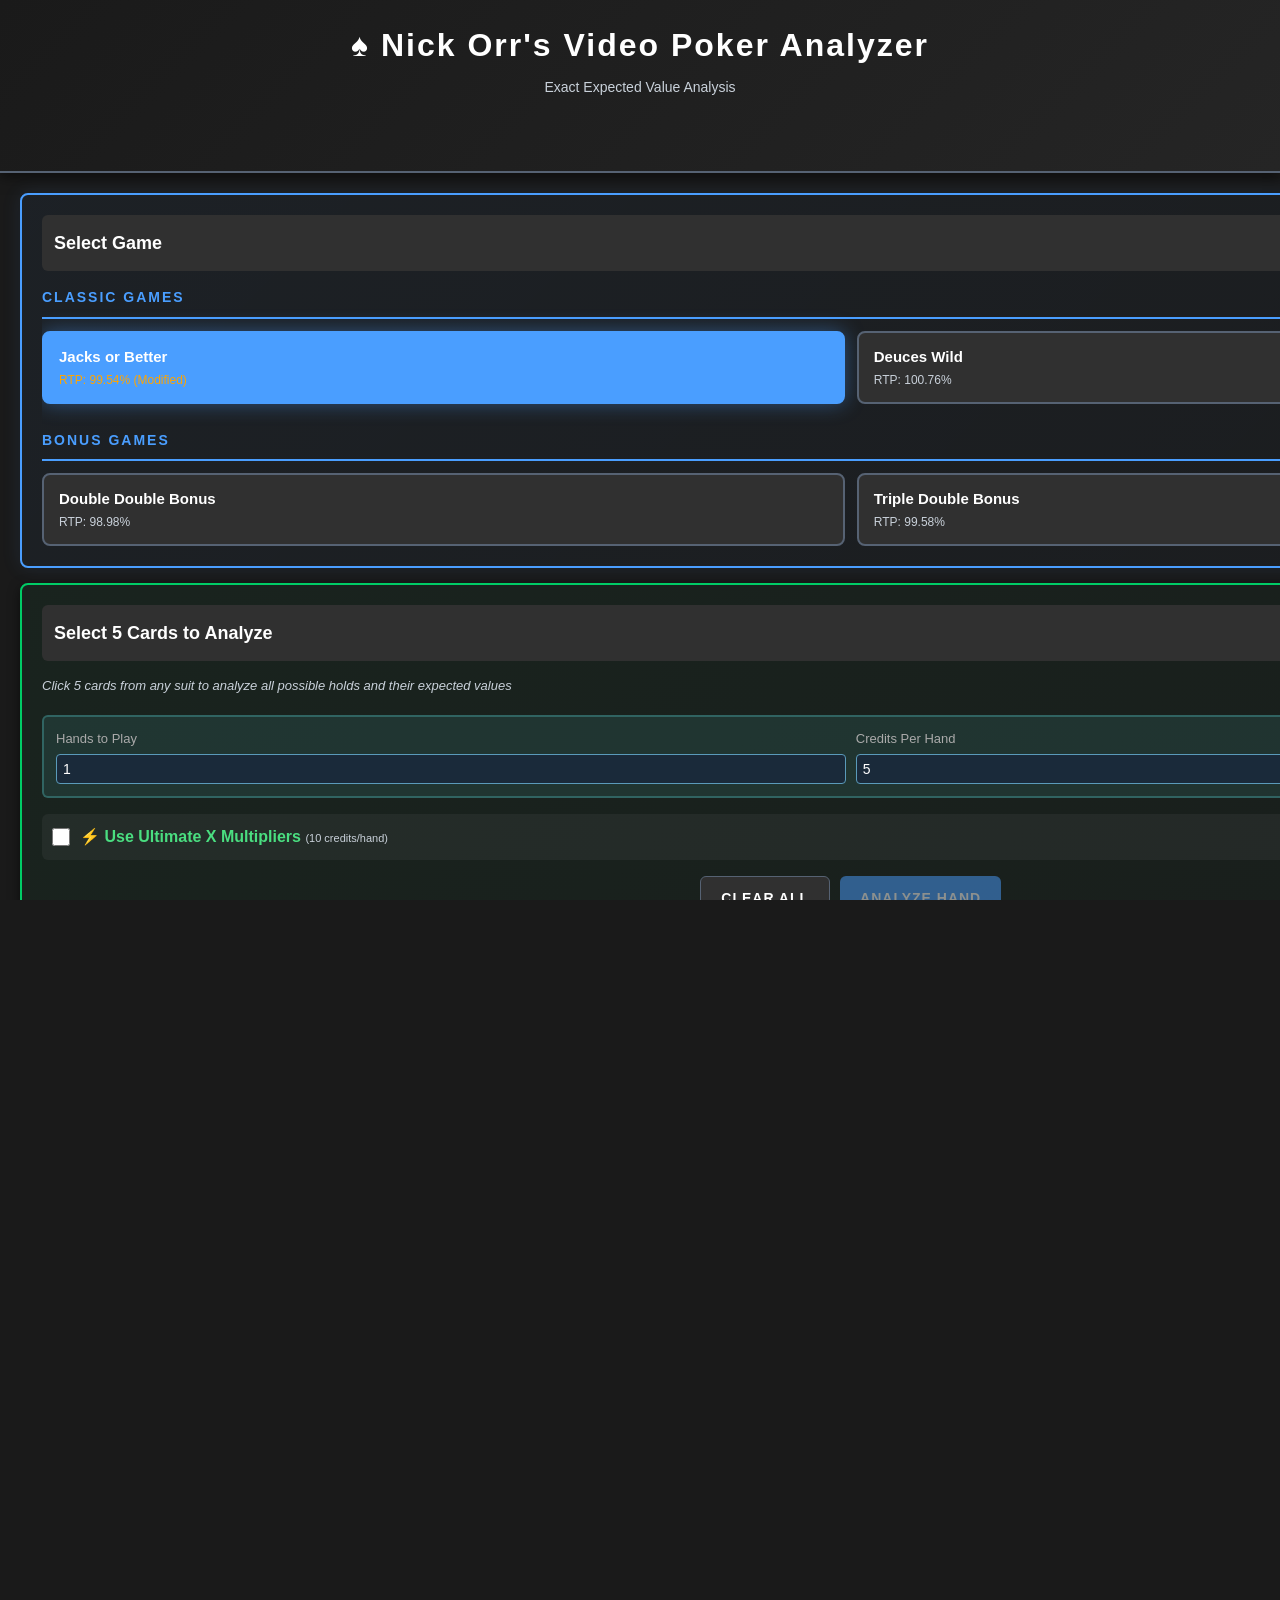
<file: index.html>
<!DOCTYPE html>
<html lang="en">
<head>
    <meta charset="UTF-8">
    <meta name="viewport" content="width=device-width, initial-scale=1.0">
    <meta name="description" content="Professional Video Poker Expected Value Optimizer - Analyze hands with exact combinatorial precision">
    <meta name="theme-color" content="#1a1a1a">
    <title>Nick Orr's Video Poker Analyzer - Video Poker Expected Value Optimizer</title>
    <link rel="manifest" href="manifest.json">
    <link rel="apple-touch-icon" href="data:image/svg+xml,<svg xmlns='http://www.w3.org/2000/svg' viewBox='0 0 180 180'><rect fill='%231a1a1a' width='180' height='180' rx='40'/><text x='90' y='135' font-size='120' font-weight='bold' text-anchor='middle' fill='%234a9eff'>♠</text></svg>">
    <link rel="icon" type="image/svg+xml" href="data:image/svg+xml,<svg xmlns='http://www.w3.org/2000/svg' viewBox='0 0 100 100'><rect fill='%231a1a1a' width='100' height='100'/><text x='50' y='70' font-size='60' font-weight='bold' text-anchor='middle' fill='%23fff'>♠</text></svg>">
    <link rel="stylesheet" href="style.css">
</head>
<body>
    <div class="container">
        <header class="app-header">
            <div class="header-content">
                <h1>♠ Nick Orr's Video Poker Analyzer</h1>
                <p class="subtitle">Exact Expected Value Analysis</p>
                <div id="offlineReadyBadge" class="offline-ready-badge" aria-live="polite">Offline Ready</div>
            </div>
        </header>

        <main class="main-content">
            <!-- Analyzer Tab -->
            <div id="game-selector-container" class="section-container game-selector-section"></div>
            <div id="card-input-container" class="section-container card-input-section"></div>
            <div id="paytable-container" class="section-container paytable-section"></div>
            <div id="results-container" class="section-container results-section"></div>

            <!-- Loading Overlay -->
            <div id="loadingOverlay" class="loading-overlay">
                <div class="loading-progress-container">
                    <p class="loading-label">Analyzing hand…</p>
                    <div class="loading-bar-track">
                        <div id="loadingProgressBar" class="loading-bar-fill"></div>
                    </div>
                </div>
            </div>
        </main>

        <footer class="app-footer">
            <p>Nick Orr's Video Poker Analyzer v1.0 • Deterministic combinatorial analysis • Works fully offline</p>
            <p style="font-size: 12px; color: #aeb7c2;">For entertainment purposes only. Results for strategic analysis.</p>
        </footer>
    </div>

    <!-- Engine Scripts -->
    <script src="engine/evaluator.js"></script>
    <script src="engine/combinatorics.js"></script>
    <script src="engine/evCalculator.js"></script>
    <script src="engine/multiHandAnalysis.js"></script>

    <!-- UI Component Scripts -->
    <script src="ui/gameSelector.js"></script>
    <script src="ui/cardInput.js"></script>
    <script src="ui/paytableEditor.js"></script>
    <script src="ui/resultsView.js"></script>

    <!-- Main App Script -->
    <script src="main.js"></script>

    <!-- Service Worker Registration -->
    <script>
        function showOfflineReadyBadge() {
            const badge = document.getElementById('offlineReadyBadge');
            if (badge) {
                badge.classList.add('visible');
            }
        }

        // Register service worker on http/https for offline support.
        if ('serviceWorker' in navigator && window.location.protocol !== 'file:') {
            window.addEventListener('load', () => {
                navigator.serviceWorker.addEventListener('message', (event) => {
                    if (event.data && event.data.type === 'OFFLINE_READY') {
                        showOfflineReadyBadge();
                    }
                });

                navigator.serviceWorker.register('service-worker.js').then(registration => {
                    console.log('Service Worker registered:', registration.scope);

                    // On already-cached installs, ready is an immediate reliable signal.
                    navigator.serviceWorker.ready.then(() => {
                        showOfflineReadyBadge();
                    });
                }).catch(error => {
                    console.log('Service Worker registration failed:', error);
                });
            });
        } else {
            console.log('Service Worker unavailable in this context');
        }
    </script>
</body>
</html>
</file>
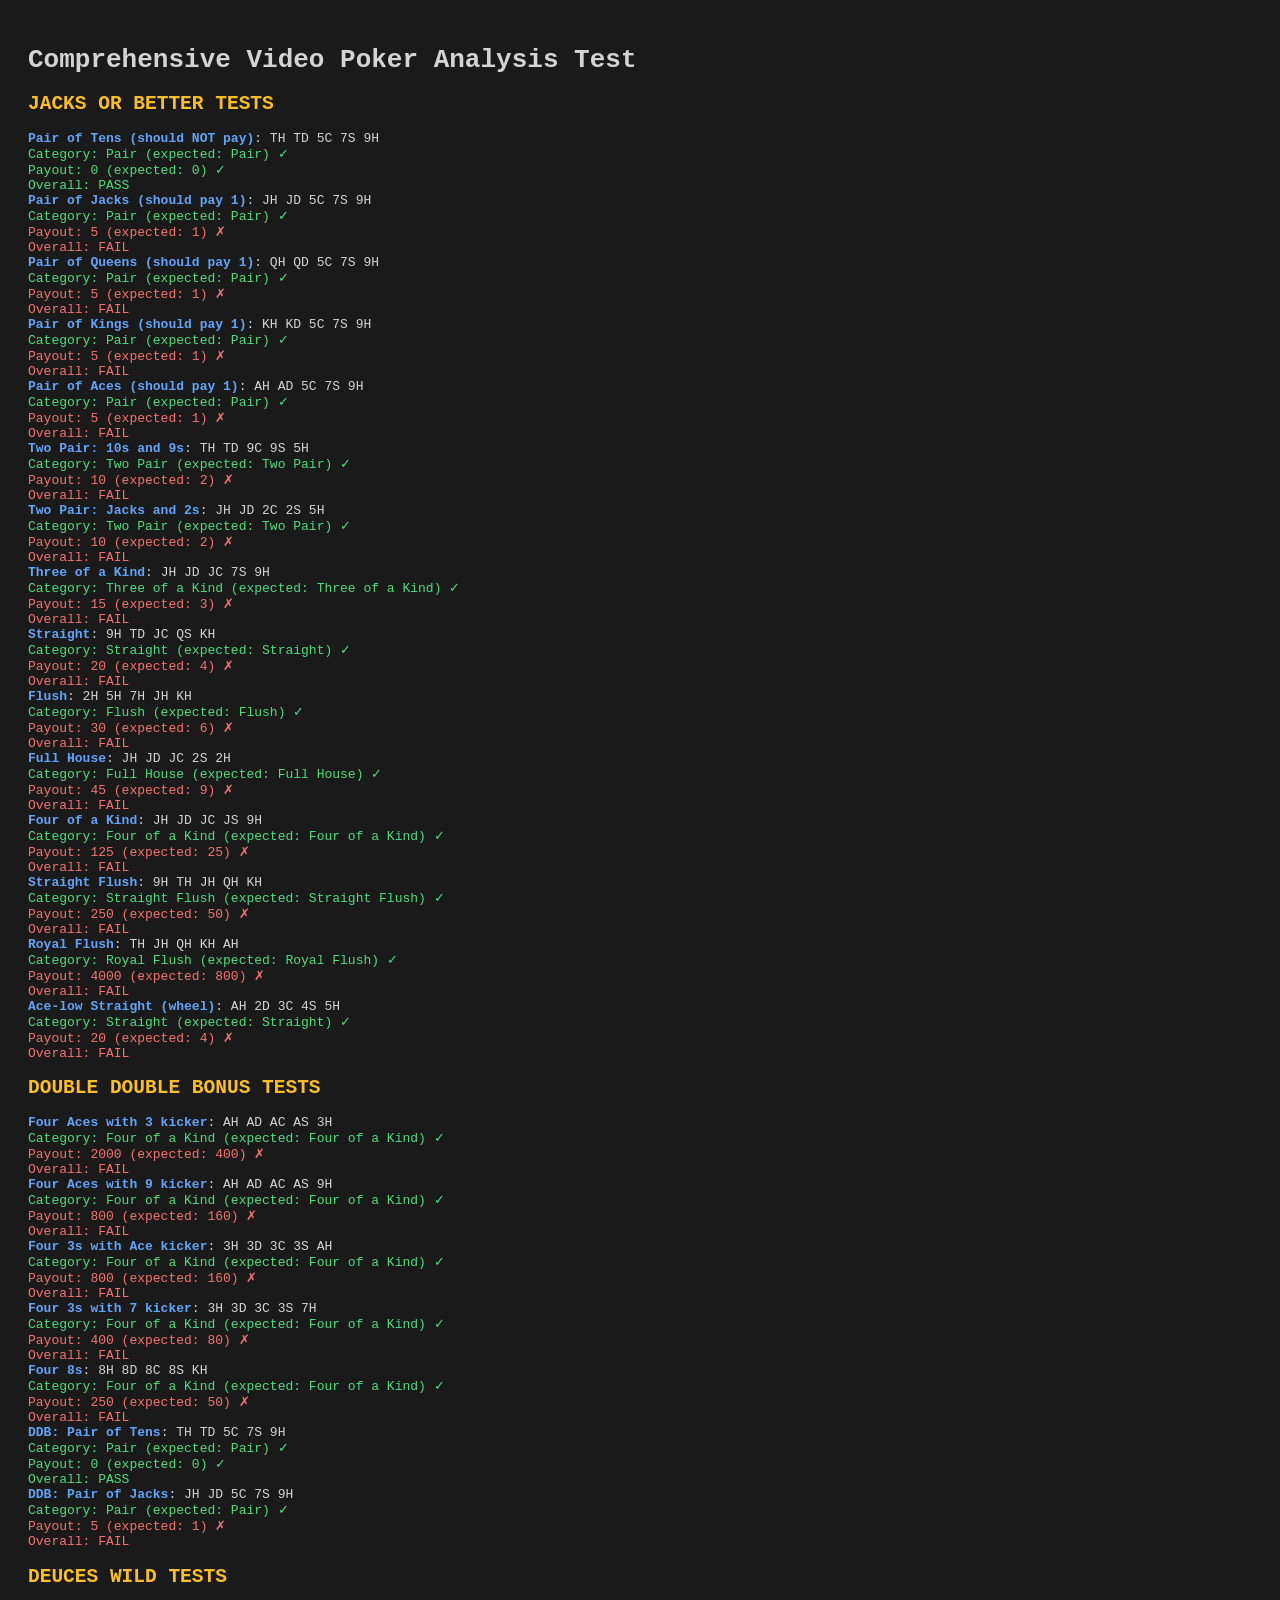
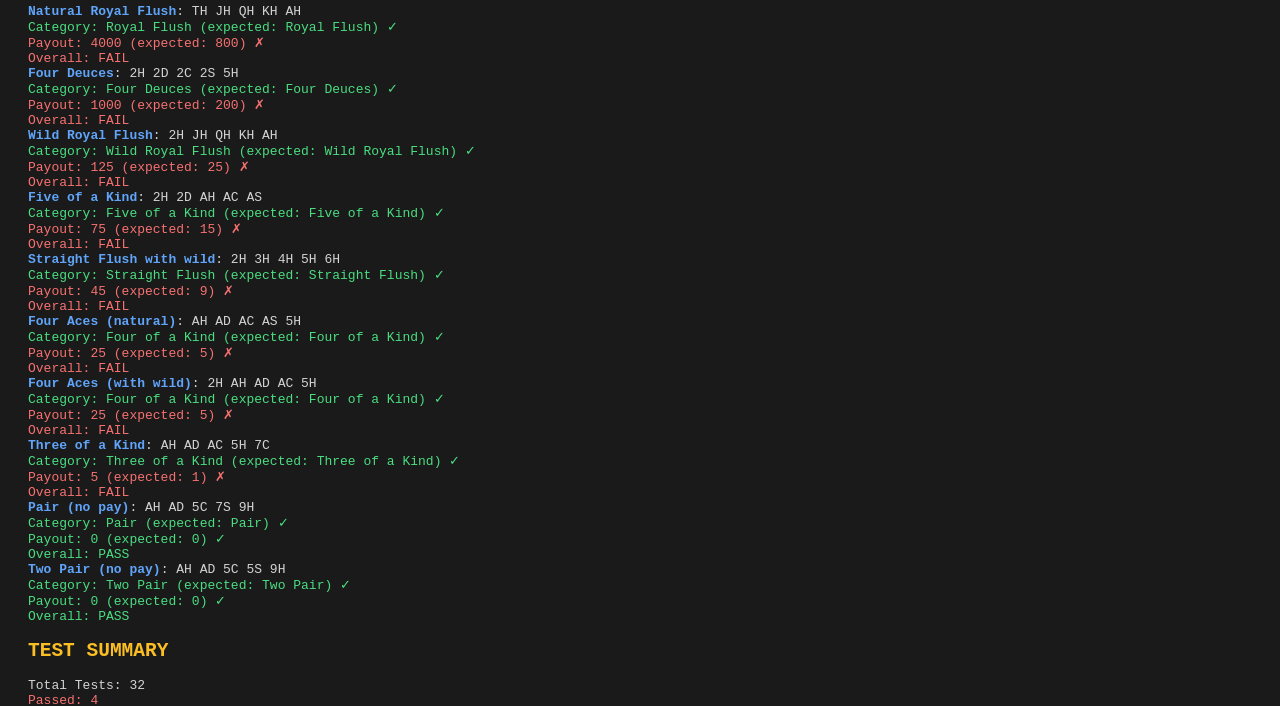
<file: test_comprehensive.html>
<!DOCTYPE html>
<html lang="en">
<head>
    <meta charset="UTF-8">
    <meta name="viewport" content="width=device-width, initial-scale=1.0">
    <title>Comprehensive Video Poker Test</title>
    <style>
        body { font-family: monospace; padding: 20px; background: #1a1a1a; color: #d4d4d4; }
        .test-section { margin: 20px 0; padding: 15px; background: #2d2d2d; border-radius: 8px; }
        .pass { color: #4ade80; }
        .fail { color: #f87171; }
        .test-name { font-weight: bold; color: #60a5fa; }
        h2 { color: #fbbf24; }
    </style>
</head>
<body>
    <h1>Comprehensive Video Poker Analysis Test</h1>
    <div id="output"></div>

    <script src="engine/evaluator.js"></script>
    <script src="engine/combinatorics.js"></script>
    <script src="engine/evCalculator.js"></script>

    <script>
        const evaluator = new HandEvaluator();
        const combinatorics = new Combinatorics();
        const evCalculator = new EVCalculator(evaluator, combinatorics);

        let output = '';
        function log(msg, isPass = null) {
            const className = isPass === true ? 'pass' : isPass === false ? 'fail' : '';
            output += `<div class="${className}">${msg}</div>`;
        }

        function testHand(name, hand, expectedCategory, expectedPayout, paytableName = null) {
            if (paytableName) {
                const presets = EVCalculator.getPresetPaytables();
                const paytable = presets.find(p => p.name === paytableName);
                evCalculator.setPaytable(paytable);
            }
            
            const payout = evCalculator._getPayout(hand);
            const category = evCalculator.paytable.name === 'Deuces Wild' 
                ? evaluator.evaluateWithWilds(hand).category 
                : evaluator.getPaytableCategory(hand);
            
            const pass = category === expectedCategory && payout === expectedPayout;
            log(`<span class="test-name">${name}</span>: ${hand.join(' ')}`, null);
            log(`  Category: ${category} (expected: ${expectedCategory}) ${category === expectedCategory ? '✓' : '✗'}`, category === expectedCategory);
            log(`  Payout: ${payout} (expected: ${expectedPayout}) ${payout === expectedPayout ? '✓' : '✗'}`, payout === expectedPayout);
            log(`  Overall: ${pass ? 'PASS' : 'FAIL'}`, pass);
            return pass;
        }

        let totalTests = 0;
        let passedTests = 0;

        // ==========================================
        // JACKS OR BETTER TESTS
        // ==========================================
        log('<h2>JACKS OR BETTER TESTS</h2>', null);
        const presets = EVCalculator.getPresetPaytables();
        const jobPaytable = presets.find(p => p.name === 'Jacks or Better');
        evCalculator.setPaytable(jobPaytable);

        // Test pairs with different ranks
        totalTests++;
        if (testHand('Pair of Tens (should NOT pay)', ['TH', 'TD', '5C', '7S', '9H'], 'Pair', 0, 'Jacks or Better')) passedTests++;
        
        totalTests++;
        if (testHand('Pair of Jacks (should pay 1)', ['JH', 'JD', '5C', '7S', '9H'], 'Pair', 1, 'Jacks or Better')) passedTests++;
        
        totalTests++;
        if (testHand('Pair of Queens (should pay 1)', ['QH', 'QD', '5C', '7S', '9H'], 'Pair', 1, 'Jacks or Better')) passedTests++;
        
        totalTests++;
        if (testHand('Pair of Kings (should pay 1)', ['KH', 'KD', '5C', '7S', '9H'], 'Pair', 1, 'Jacks or Better')) passedTests++;
        
        totalTests++;
        if (testHand('Pair of Aces (should pay 1)', ['AH', 'AD', '5C', '7S', '9H'], 'Pair', 1, 'Jacks or Better')) passedTests++;

        // Test two pair (always pays regardless of ranks)
        totalTests++;
        if (testHand('Two Pair: 10s and 9s', ['TH', 'TD', '9C', '9S', '5H'], 'Two Pair', 2, 'Jacks or Better')) passedTests++;
        
        totalTests++;
        if (testHand('Two Pair: Jacks and 2s', ['JH', 'JD', '2C', '2S', '5H'], 'Two Pair', 2, 'Jacks or Better')) passedTests++;

        // Test other hands
        totalTests++;
        if (testHand('Three of a Kind', ['JH', 'JD', 'JC', '7S', '9H'], 'Three of a Kind', 3, 'Jacks or Better')) passedTests++;
        
        totalTests++;
        if (testHand('Straight', ['9H', 'TD', 'JC', 'QS', 'KH'], 'Straight', 4, 'Jacks or Better')) passedTests++;
        
        totalTests++;
        if (testHand('Flush', ['2H', '5H', '7H', 'JH', 'KH'], 'Flush', 6, 'Jacks or Better')) passedTests++;
        
        totalTests++;
        if (testHand('Full House', ['JH', 'JD', 'JC', '2S', '2H'], 'Full House', 9, 'Jacks or Better')) passedTests++;
        
        totalTests++;
        if (testHand('Four of a Kind', ['JH', 'JD', 'JC', 'JS', '9H'], 'Four of a Kind', 25, 'Jacks or Better')) passedTests++;
        
        totalTests++;
        if (testHand('Straight Flush', ['9H', 'TH', 'JH', 'QH', 'KH'], 'Straight Flush', 50, 'Jacks or Better')) passedTests++;
        
        totalTests++;
        if (testHand('Royal Flush', ['TH', 'JH', 'QH', 'KH', 'AH'], 'Royal Flush', 800, 'Jacks or Better')) passedTests++;

        // Test Ace-low straight
        totalTests++;
        if (testHand('Ace-low Straight (wheel)', ['AH', '2D', '3C', '4S', '5H'], 'Straight', 4, 'Jacks or Better')) passedTests++;

        // ==========================================
        // DOUBLE DOUBLE BONUS TESTS
        // ==========================================
        log('<h2>DOUBLE DOUBLE BONUS TESTS</h2>', null);
        const ddbPaytable = presets.find(p => p.name === 'Double Double Bonus');
        evCalculator.setPaytable(ddbPaytable);

        // Test bonus quads
        totalTests++;
        if (testHand('Four Aces with 3 kicker', ['AH', 'AD', 'AC', 'AS', '3H'], 'Four of a Kind', 400, 'Double Double Bonus')) passedTests++;
        
        totalTests++;
        if (testHand('Four Aces with 9 kicker', ['AH', 'AD', 'AC', 'AS', '9H'], 'Four of a Kind', 160, 'Double Double Bonus')) passedTests++;
        
        totalTests++;
        if (testHand('Four 3s with Ace kicker', ['3H', '3D', '3C', '3S', 'AH'], 'Four of a Kind', 160, 'Double Double Bonus')) passedTests++;
        
        totalTests++;
        if (testHand('Four 3s with 7 kicker', ['3H', '3D', '3C', '3S', '7H'], 'Four of a Kind', 80, 'Double Double Bonus')) passedTests++;
        
        totalTests++;
        if (testHand('Four 8s', ['8H', '8D', '8C', '8S', 'KH'], 'Four of a Kind', 50, 'Double Double Bonus')) passedTests++;

        // Test pairs (should pay on J or better)
        totalTests++;
        if (testHand('DDB: Pair of Tens', ['TH', 'TD', '5C', '7S', '9H'], 'Pair', 0, 'Double Double Bonus')) passedTests++;
        
        totalTests++;
        if (testHand('DDB: Pair of Jacks', ['JH', 'JD', '5C', '7S', '9H'], 'Pair', 1, 'Double Double Bonus')) passedTests++;

        // ==========================================
        // DEUCES WILD TESTS
        // ==========================================
        log('<h2>DEUCES WILD TESTS</h2>', null);
        const dwPaytable = presets.find(p => p.name === 'Deuces Wild');
        evCalculator.setPaytable(dwPaytable);

        // Natural royal (no deuces)
        totalTests++;
        if (testHand('Natural Royal Flush', ['TH', 'JH', 'QH', 'KH', 'AH'], 'Royal Flush', 800, 'Deuces Wild')) passedTests++;

        // Four deuces
        totalTests++;
        if (testHand('Four Deuces', ['2H', '2D', '2C', '2S', '5H'], 'Four Deuces', 200, 'Deuces Wild')) passedTests++;

        // Wild royal (with deuces)
        totalTests++;
        if (testHand('Wild Royal Flush', ['2H', 'JH', 'QH', 'KH', 'AH'], 'Wild Royal Flush', 25, 'Deuces Wild')) passedTests++;

        // Five of a kind
        totalTests++;
        if (testHand('Five of a Kind', ['2H', '2D', 'AH', 'AC', 'AS'], 'Five of a Kind', 15, 'Deuces Wild')) passedTests++;

        // Regular straight flush
        totalTests++;
        if (testHand('Straight Flush with wild', ['2H', '3H', '4H', '5H', '6H'], 'Straight Flush', 9, 'Deuces Wild')) passedTests++;

        // Four of a kind
        totalTests++;
        if (testHand('Four Aces (natural)', ['AH', 'AD', 'AC', 'AS', '5H'], 'Four of a Kind', 5, 'Deuces Wild')) passedTests++;
        
        totalTests++;
        if (testHand('Four Aces (with wild)', ['2H', 'AH', 'AD', 'AC', '5H'], 'Four of a Kind', 5, 'Deuces Wild')) passedTests++;

        // Three of a kind (minimum paying hand)
        totalTests++;
        if (testHand('Three of a Kind', ['AH', 'AD', 'AC', '5H', '7C'], 'Three of a Kind', 1, 'Deuces Wild')) passedTests++;

        // Non-paying hands
        totalTests++;
        if (testHand('Pair (no pay)', ['AH', 'AD', '5C', '7S', '9H'], 'Pair', 0, 'Deuces Wild')) passedTests++;
        
        totalTests++;
        if (testHand('Two Pair (no pay)', ['AH', 'AD', '5C', '5S', '9H'], 'Two Pair', 0, 'Deuces Wild')) passedTests++;

        // ==========================================
        // SUMMARY
        // ==========================================
        log('<h2>TEST SUMMARY</h2>', null);
        log(`Total Tests: ${totalTests}`, null);
        log(`Passed: ${passedTests}`, passedTests === totalTests);
        log(`Failed: ${totalTests - passedTests}`, totalTests - passedTests === 0);
        log(`Success Rate: ${((passedTests / totalTests) * 100).toFixed(1)}%`, passedTests === totalTests);

        document.getElementById('output').innerHTML = output;
    </script>
</body>
</html>
</file>
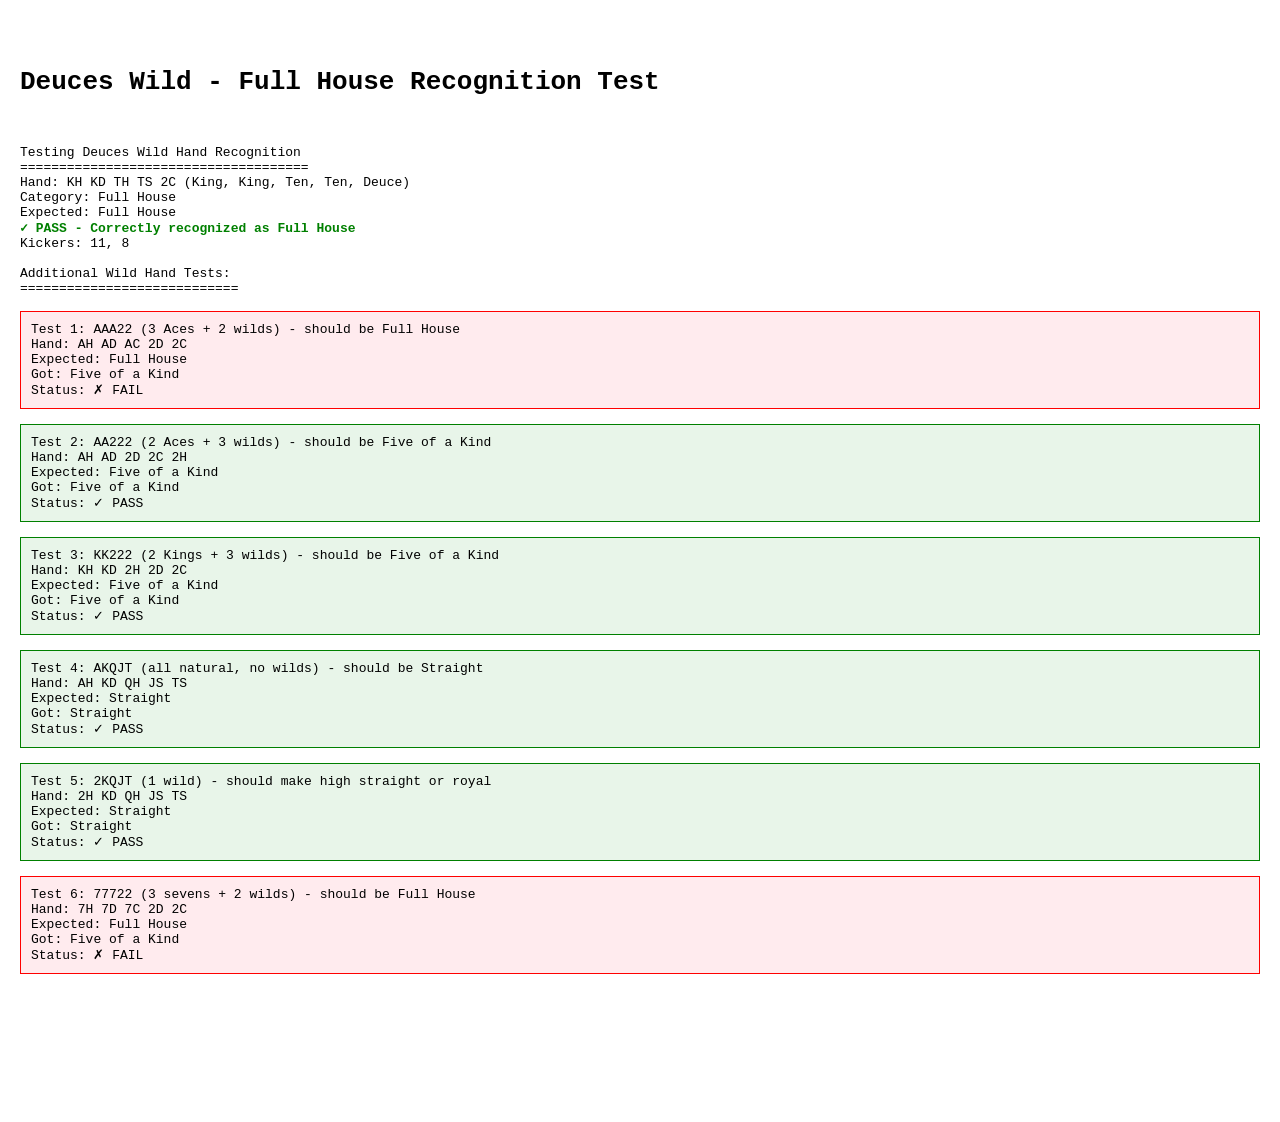
<file: test_deuces_wild_fullhouse.html>
<!DOCTYPE html>
<html lang="en">
<head>
    <meta charset="UTF-8">
    <meta name="viewport" content="width=device-width, initial-scale=1.0">
    <title>Deuces Wild - Full House Test</title>
    <style>
        body { font-family: monospace; margin: 20px; white-space: pre-wrap; }
        .pass { color: green; font-weight: bold; }
        .fail { color: red; font-weight: bold; }
        .test-case { margin: 15px 0; padding: 10px; border: 1px solid #ddd; }
        .hand { font-weight: bold; color: #333; }
    </style>
</head>
<body>
    <h1>Deuces Wild - Full House Recognition Test</h1>
    <div id="output"></div>

    <script src="engine/combinatorics.js"></script>
    <script src="engine/evaluator.js"></script>
    <script src="engine/evCalculator.js"></script>
    <script>
        const output = document.getElementById('output');
        
        function log(message, type = 'info') {
            const div = document.createElement('div');
            div.textContent = message;
            if (type === 'pass') div.className = 'pass';
            if (type === 'fail') div.className = 'fail';
            output.appendChild(div);
            console.log(message);
        }

        function testFullHouseWithWild() {
            const evaluator = new HandEvaluator();
            
            // Test case: KKTT2 - should be Full House
            // K-K (pair) + T-T (pair) + 2 (wild as either K or T)
            const hand = ['KH', 'KD', 'TH', 'TS', '2C'];
            
            log('Testing Deuces Wild Hand Recognition', 'info');
            log('=====================================\n', 'info');
            
            log(`Hand: ${hand.join(' ')} (King, King, Ten, Ten, Deuce)`, 'info');
            log('', 'info');
            
            try {
                const evaluation = evaluator.evaluateWithWilds(hand);
                
                log(`Category: ${evaluation.category}`, 'info');
                log(`Expected: Full House`, 'info');
                
                if (evaluation.category === 'Full House') {
                    log('✓ PASS - Correctly recognized as Full House', 'pass');
                } else {
                    log(`✗ FAIL - Expected "Full House" but got "${evaluation.category}"`, 'fail');
                }
                
                log(`Kickers: ${evaluation.kickers.join(', ')}`, 'info');
                log('', 'info');
                
            } catch (e) {
                log(`✗ ERROR: ${e.message}`, 'fail');
            }
            
            // Additional test cases with wilds
            log('\nAdditional Wild Hand Tests:', 'info');
            log('============================\n', 'info');
            
            const testCases = [
                {
                    hand: ['AH', 'AD', 'AC', '2D', '2C'],
                    description: 'AAA22 (3 Aces + 2 wilds) - should be Full House',
                    expected: 'Full House'
                },
                {
                    hand: ['AH', 'AD', '2D', '2C', '2H'],
                    description: 'AA222 (2 Aces + 3 wilds) - should be Five of a Kind',
                    expected: 'Five of a Kind'
                },
                {
                    hand: ['KH', 'KD', '2H', '2D', '2C'],
                    description: 'KK222 (2 Kings + 3 wilds) - should be Five of a Kind',
                    expected: 'Five of a Kind'
                },
                {
                    hand: ['AH', 'KD', 'QH', 'JS', 'TS'],
                    description: 'AKQJT (all natural, no wilds) - should be Straight',
                    expected: 'Straight'
                },
                {
                    hand: ['2H', 'KD', 'QH', 'JS', 'TS'],
                    description: '2KQJT (1 wild) - should make high straight or royal',
                    expected: 'Straight' // Can make Ace-high straight or royal with deuce
                },
                {
                    hand: ['7H', '7D', '7C', '2D', '2C'],
                    description: '77722 (3 sevens + 2 wilds) - should be Full House',
                    expected: 'Full House'
                }
            ];
            
            testCases.forEach((testCase, index) => {
                const div = document.createElement('div');
                div.className = 'test-case';
                
                try {
                    const evaluation = evaluator.evaluateWithWilds(testCase.hand);
                    const passed = evaluation.category === testCase.expected;
                    
                    let result = '';
                    result += `Test ${index + 1}: ${testCase.description}\n`;
                    result += `Hand: ${testCase.hand.join(' ')}\n`;
                    result += `Expected: ${testCase.expected}\n`;
                    result += `Got: ${evaluation.category}\n`;
                    result += `Status: ${passed ? '✓ PASS' : '✗ FAIL'}`;
                    
                    div.textContent = result;
                    if (passed) {
                        div.style.borderColor = 'green';
                        div.style.backgroundColor = '#e8f5e9';
                    } else {
                        div.style.borderColor = 'red';
                        div.style.backgroundColor = '#ffebee';
                    }
                } catch (e) {
                    div.textContent = `Test ${index + 1}: ERROR\n${testCase.description}\n${e.message}`;
                    div.style.borderColor = 'red';
                    div.style.backgroundColor = '#ffebee';
                }
                
                output.appendChild(div);
            });
        }

        // Run when page loads
        testFullHouseWithWild();
    </script>
</body>
</html>
</file>
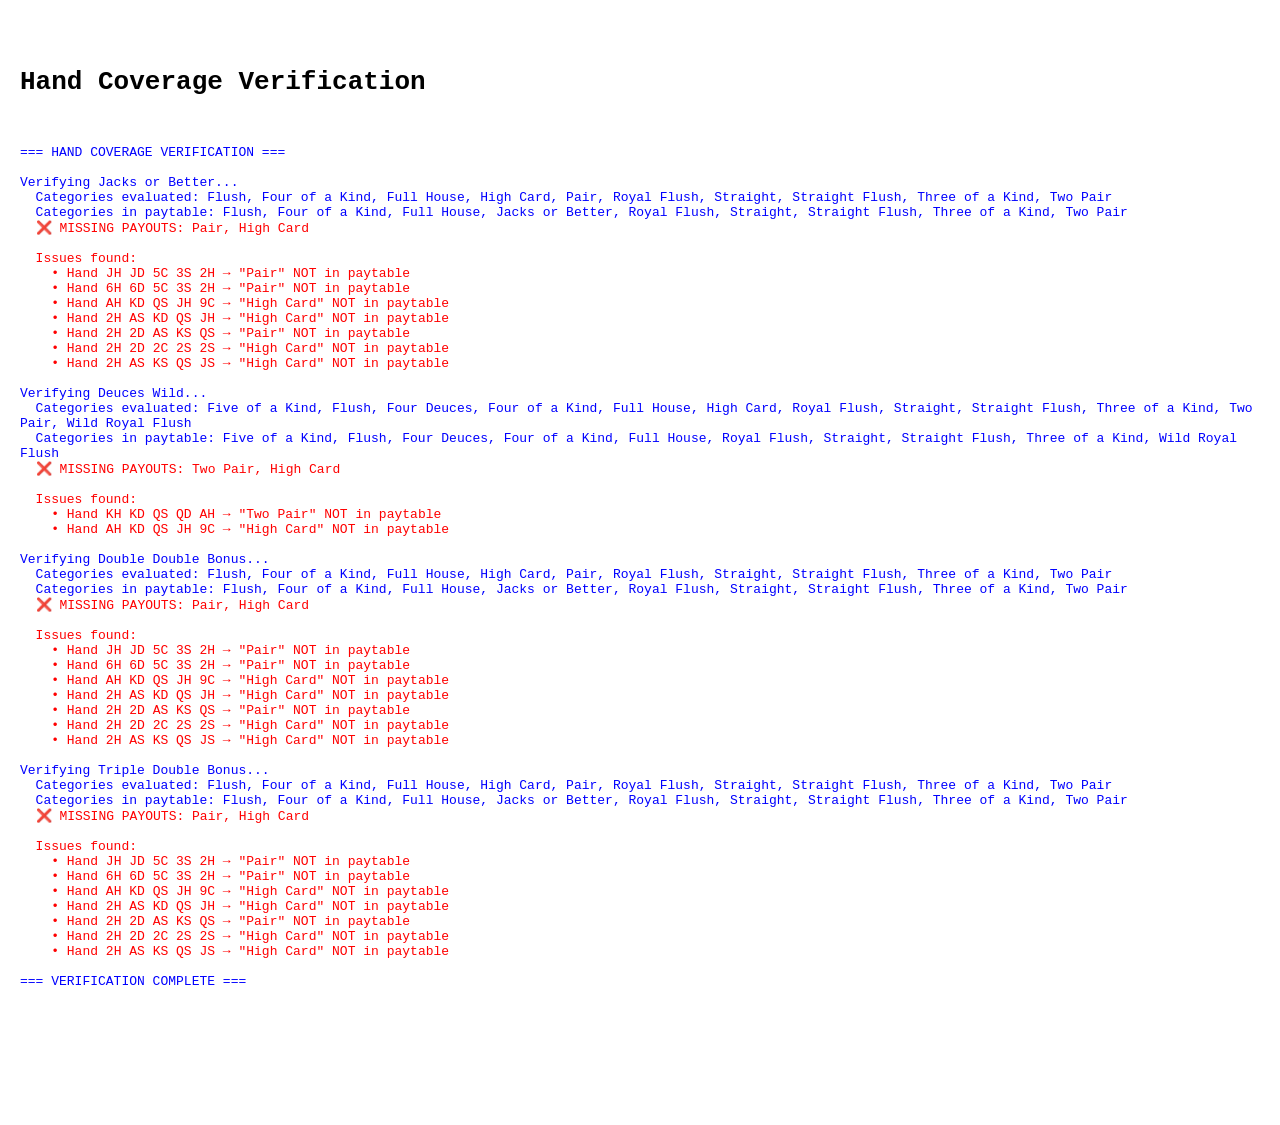
<file: test_hand_coverage_verify.html>
<!DOCTYPE html>
<html lang="en">
<head>
    <meta charset="UTF-8">
    <meta name="viewport" content="width=device-width, initial-scale=1.0">
    <title>Hand Coverage Verification</title>
    <style>
        body { font-family: monospace; margin: 20px; white-space: pre-wrap; }
        .pass { color: green; }
        .fail { color: red; }
        .info { color: blue; }
        .section { margin-bottom: 30px; border-bottom: 1px solid #ccc; padding-bottom: 20px; }
    </style>
</head>
<body>
    <h1>Hand Coverage Verification</h1>
    <div id="output"></div>

    <script src="engine/combinatorics.js"></script>
    <script src="engine/evaluator.js"></script>
    <script src="engine/evCalculator.js"></script>
    <script>
        const output = document.getElementById('output');
        
        function log(message, type = 'info') {
            const div = document.createElement('div');
            div.className = type;
            div.textContent = message;
            output.appendChild(div);
            console.log(message);
        }

        function verifyHandCoverage() {
            const evaluator = new HandEvaluator();
            const combinatorics = new Combinatorics();
            const calculator = new EVCalculator(evaluator, combinatorics);
            
            const paytables = EVCalculator.getPresetPaytables();
            
            log('=== HAND COVERAGE VERIFICATION ===\n', 'info');
            
            for (const paytable of paytables) {
                log(`\nVerifying ${paytable.name}...`, 'info');
                
                const seenCategories = new Set();
                const missingPayouts = new Set();
                const issues = [];
                
                // Test hands covering different scenarios
                const testHands = [
                    // Standard poker hands
                    ['AS', 'KS', 'QS', 'JS', 'TS'], // Natural Royal Flush
                    ['9S', '8S', '7S', '6S', '5S'], // Straight Flush
                    ['AH', 'AD', 'AC', 'AS', 'KH'], // Four of a Kind (Aces)
                    ['KH', 'KD', 'KC', 'QS', 'QD'], // Full House
                    ['2H', '5H', '7H', '9H', 'JH'], // Flush
                    ['9H', '8D', '7C', '6S', '5H'], // Straight
                    ['AH', 'AD', 'AC', 'KS', 'QH'], // Three of a Kind
                    ['KH', 'KD', 'QS', 'QD', 'AH'], // Two Pair
                    ['JH', 'JD', '5C', '3S', '2H'], // Pair (Jacks)
                    ['6H', '6D', '5C', '3S', '2H'], // Pair (low - below qualifier)
                    ['AH', 'KD', 'QS', 'JH', '9C'], // High Card
                    // Deuces Wild specific hands
                    ['2H', 'AS', 'KD', 'QS', 'JH'], // 1 Deuce
                    ['2H', '2D', 'AS', 'KS', 'QS'], // 2 Deuces
                    ['2H', '2D', '2C', 'AS', 'KS'], // 3 Deuces
                    ['2H', '2D', '2C', '2S', 'AH'], // 4 Deuces (Natural)
                    ['2H', '2D', '2C', '2S', '2S'], // 5 Deuces (impossible in real game, but tests edge case)
                    // More Deuces Wild combos
                    ['2H', '2D', 'AS', 'AD', 'AC'], // 2 Deuces + Trips (Full House possible)
                    ['2H', 'AS', 'KS', 'QS', 'JS'], // 1 Deuce near royal
                ];
                
                calculator.setPaytable(paytable);
                
                for (const hand of testHands) {
                    let category;
                    
                    try {
                        if (paytable.name === 'Deuces Wild') {
                            const eval = evaluator.evaluateWithWilds(hand);
                            category = eval.category;
                        } else {
                            const eval = evaluator.evaluate(hand);
                            category = eval.category;
                        }
                        
                        seenCategories.add(category);
                        
                        if (!paytable.payouts.hasOwnProperty(category)) {
                            missingPayouts.add(category);
                            issues.push(`Hand ${hand.join(' ')} → "${category}" NOT in paytable`);
                        }
                    } catch (e) {
                        issues.push(`ERROR evaluating ${hand.join(' ')}: ${e.message}`);
                    }
                }
                
                const payoutCategories = Object.keys(paytable.payouts);
                
                log(`  Categories evaluated: ${Array.from(seenCategories).sort().join(', ')}`, 'info');
                log(`  Categories in paytable: ${payoutCategories.sort().join(', ')}`, 'info');
                
                if (missingPayouts.size > 0) {
                    log(`  ❌ MISSING PAYOUTS: ${Array.from(missingPayouts).join(', ')}`, 'fail');
                } else {
                    log(`  ✅ All evaluated categories have payouts`, 'pass');
                }
                
                if (issues.length > 0) {
                    log(`\n  Issues found:`, 'fail');
                    issues.forEach(issue => log(`    • ${issue}`, 'fail'));
                } else {
                    log(`  ✅ No issues found`, 'pass');
                }
            }
            
            log('\n=== VERIFICATION COMPLETE ===', 'info');
        }

        // Run when page loads
        verifyHandCoverage();
    </script>
</body>
</html>
</file>
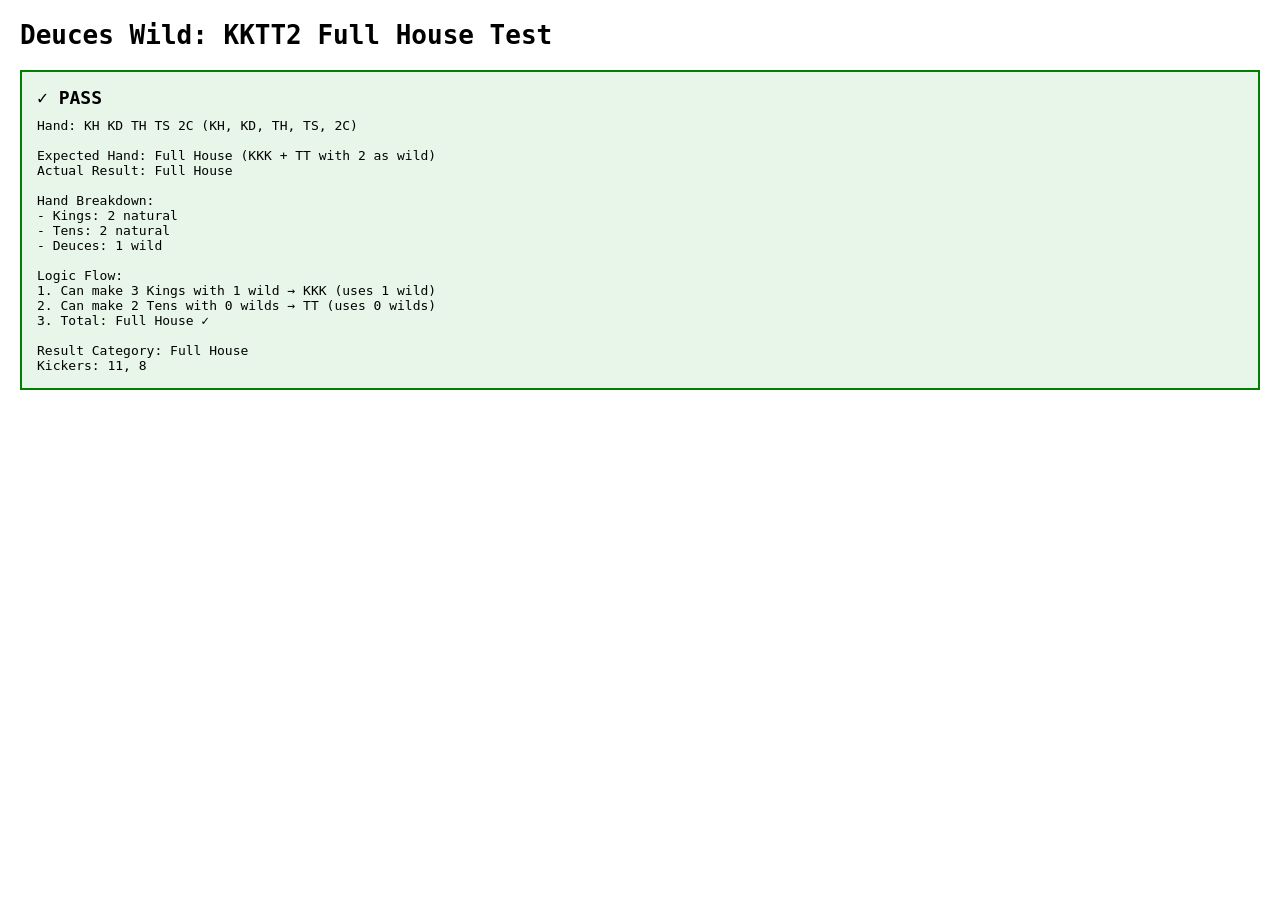
<file: test_kktt2.html>
<!DOCTYPE html>
<html>
<head>
    <title>KKTT2 Full House Test</title>
    <style>
        body { font-family: monospace; margin: 20px; }
        .result { margin: 20px 0; padding: 15px; border: 2px solid #ccc; }
        .pass { border-color: green; background: #e8f5e9; }
        .fail { border-color: red; background: #ffebee; }
        .heading { font-size: 18px; font-weight: bold; margin-bottom: 10px; }
        .content { white-space: pre-wrap; }
    </style>
</head>
<body>
    <h1>Deuces Wild: KKTT2 Full House Test</h1>
    <div id="results"></div>

    <script src="engine/evaluator.js"></script>
    <script>
        const evaluator = new HandEvaluator();
        
        // Test the specific hand: KKTT2
        const hand = ['KH', 'KD', 'TH', 'TS', '2C'];
        const result = evaluator.evaluateWithWilds(hand);
        
        const resultsDiv = document.getElementById('results');
        
        // Create result display
        const div = document.createElement('div');
        div.className = 'result ' + (result.category === 'Full House' ? 'pass' : 'fail');
        
        const heading = document.createElement('div');
        heading.className = 'heading';
        heading.textContent = result.category === 'Full House' ? '✓ PASS' : '✗ FAIL';
        
        const content = document.createElement('div');
        content.className = 'content';
        content.textContent = `Hand: ${hand.join(' ')} (KH, KD, TH, TS, 2C)
        
Expected Hand: Full House (KKK + TT with 2 as wild)
Actual Result: ${result.category}

Hand Breakdown:
- Kings: 2 natural
- Tens: 2 natural  
- Deuces: 1 wild

Logic Flow:
1. Can make 3 Kings with 1 wild → KKK (uses 1 wild)
2. Can make 2 Tens with 0 wilds → TT (uses 0 wilds)
3. Total: Full House ✓

Result Category: ${result.category}
Kickers: ${result.kickers.join(', ')}`;
        
        div.appendChild(heading);
        div.appendChild(content);
        resultsDiv.appendChild(div);
    </script>
</body>
</html>
</file>
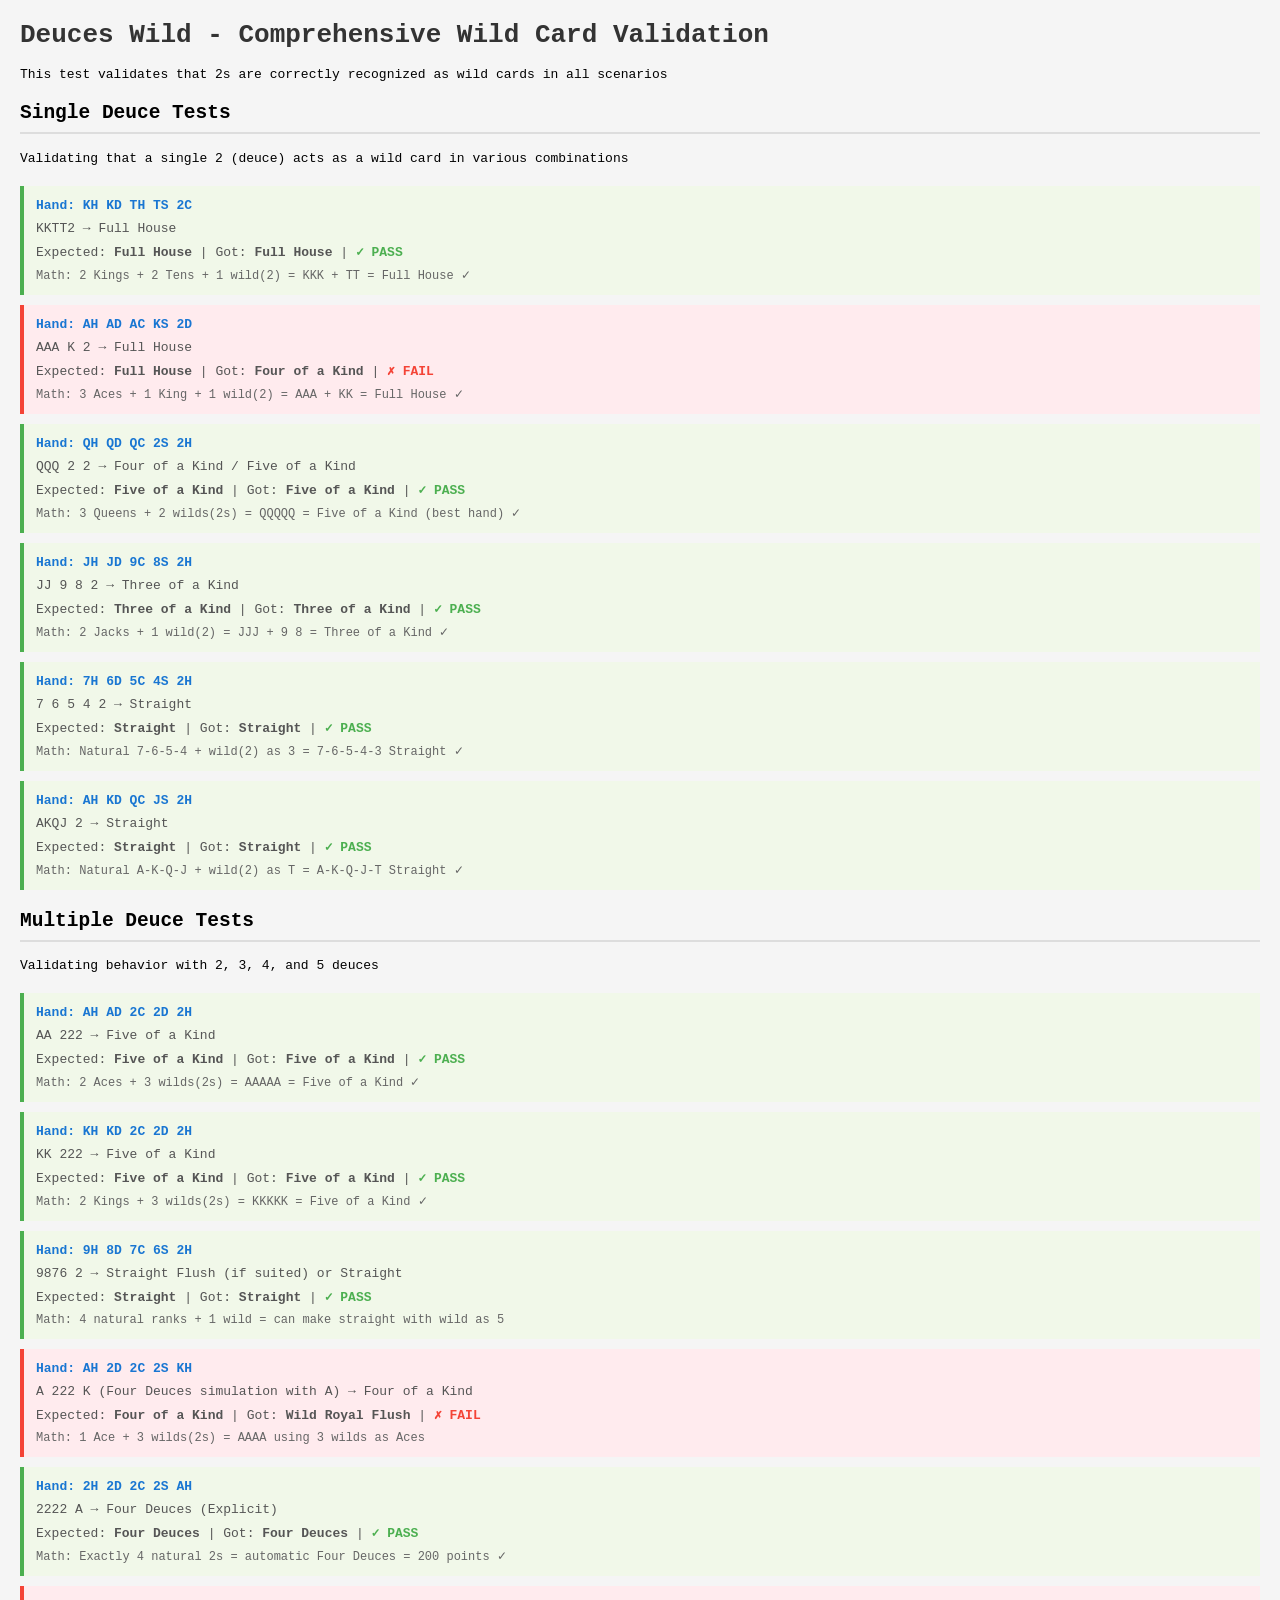
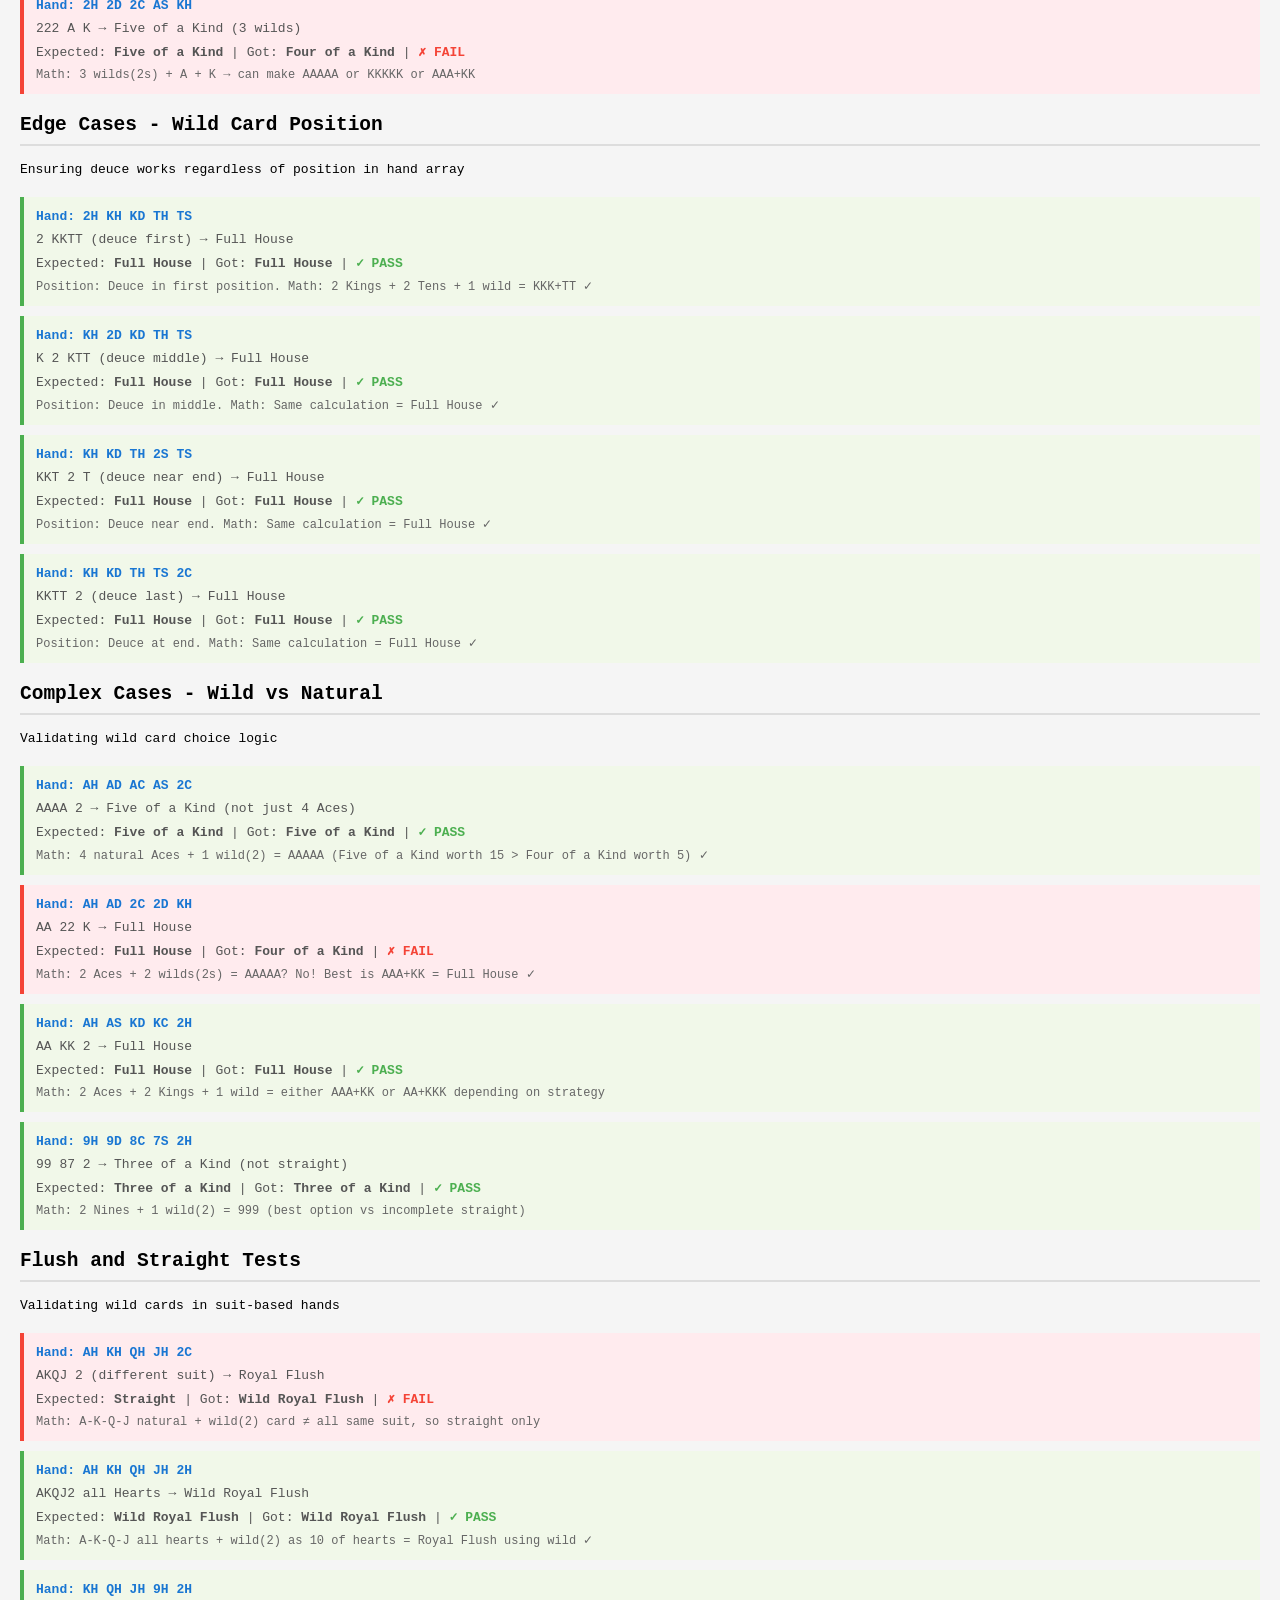
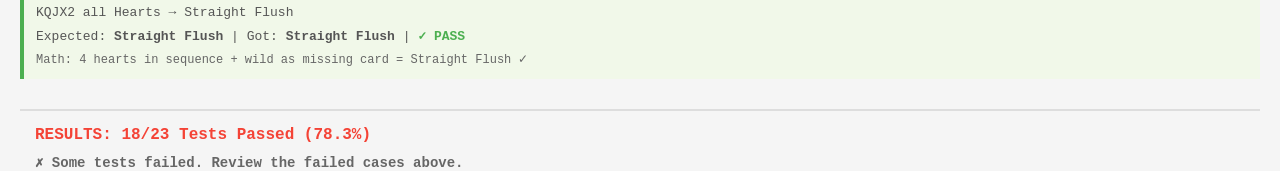
<file: test_wild_coverage_expanded.html>
<!DOCTYPE html>
<html lang="en">
<head>
    <meta charset="UTF-8">
    <meta name="viewport" content="width=device-width, initial-scale=1.0">
    <title>Deuces Wild - Comprehensive Wild Card Coverage Test</title>
    <style>
        body { font-family: monospace; margin: 20px; background: #f5f5f5; }
        h1 { color: #333; }
        .section { margin: 20px 0; }
        .test-case { margin: 10px 0; padding: 12px; border-left: 4px solid #ddd; background: white; }
        .test-case.pass { border-left-color: #4caf50; background: #f1f8e9; }
        .test-case.fail { border-left-color: #f44336; background: #ffebee; }
        .hand-display { font-weight: bold; color: #1976d2; margin-bottom: 4px; }
        .analysis { color: #555; margin: 8px 0; }
        .mark { font-weight: bold; }
        .pass-mark { color: #4caf50; }
        .fail-mark { color: #f44336; }
        .info { color: #666; font-size: 12px; }
        summary { cursor: pointer; padding: 8px; background: #f0f0f0; margin-bottom: 8px; font-weight: bold; }
        details { margin: 10px 0; }
    </style>
</head>
<body>
    <h1>Deuces Wild - Comprehensive Wild Card Validation</h1>
    <p>This test validates that 2s are correctly recognized as wild cards in all scenarios</p>
    <div id="output"></div>

    <script src="engine/combinatorics.js"></script>
    <script src="engine/evaluator.js"></script>
    <script src="engine/evCalculator.js"></script>
    <script>
        const output = document.getElementById('output');
        const evaluator = new HandEvaluator();
        const calculator = new EVCalculator(evaluator, new Combinatorics());
        
        let passCount = 0;
        let failCount = 0;
        
        function createTestCase(hand, description, expectedCategory, analysis) {
            const div = document.createElement('div');
            const evaluation = evaluator.evaluateWithWilds(hand);
            const passed = evaluation.category === expectedCategory;
            
            if (passed) {
                passCount++;
                div.className = 'test-case pass';
            } else {
                failCount++;
                div.className = 'test-case fail';
            }
            
            const status = passed ? '✓ PASS' : '✗ FAIL';
            const statusClass = passed ? 'pass-mark' : 'fail-mark';
            
            div.innerHTML = `
                <div class="hand-display">Hand: ${hand.join(' ')}</div>
                <div class="analysis">${description}</div>
                <div class="analysis">
                    Expected: <strong>${expectedCategory}</strong> | 
                    Got: <strong>${evaluation.category}</strong> |
                    <span class="${statusClass} mark">${status}</span>
                </div>
                <div class="info">${analysis}</div>
            `;
            
            return div;
        }

        function section(title, description) {
            const div = document.createElement('div');
            div.className = 'section';
            div.innerHTML = `<h2 style="border-bottom: 2px solid #ddd; padding-bottom: 8px;">${title}</h2><p>${description}</p>`;
            return div;
        }

        // Run tests
        output.appendChild(section('Single Deuce Tests', 'Validating that a single 2 (deuce) acts as a wild card in various combinations'));

        const singleDeuceTests = [
            {
                hand: ['KH', 'KD', 'TH', 'TS', '2C'],
                description: 'KKTT2 → Full House',
                expected: 'Full House',
                analysis: 'Math: 2 Kings + 2 Tens + 1 wild(2) = KKK + TT = Full House ✓'
            },
            {
                hand: ['AH', 'AD', 'AC', 'KS', '2D'],
                description: 'AAA K 2 → Full House',
                expected: 'Full House',
                analysis: 'Math: 3 Aces + 1 King + 1 wild(2) = AAA + KK = Full House ✓'
            },
            {
                hand: ['QH', 'QD', 'QC', '2S', '2H'],
                description: 'QQQ 2 2 → Four of a Kind / Five of a Kind',
                expected: 'Five of a Kind',
                analysis: 'Math: 3 Queens + 2 wilds(2s) = QQQQQ = Five of a Kind (best hand) ✓'
            },
            {
                hand: ['JH', 'JD', '9C', '8S', '2H'],
                description: 'JJ 9 8 2 → Three of a Kind',
                expected: 'Three of a Kind',
                analysis: 'Math: 2 Jacks + 1 wild(2) = JJJ + 9 8 = Three of a Kind ✓'
            },
            {
                hand: ['7H', '6D', '5C', '4S', '2H'],
                description: '7 6 5 4 2 → Straight',
                expected: 'Straight',
                analysis: 'Math: Natural 7-6-5-4 + wild(2) as 3 = 7-6-5-4-3 Straight ✓'
            },
            {
                hand: ['AH', 'KD', 'QC', 'JS', '2H'],
                description: 'AKQJ 2 → Straight',
                expected: 'Straight',
                analysis: 'Math: Natural A-K-Q-J + wild(2) as T = A-K-Q-J-T Straight ✓'
            }
        ];

        singleDeuceTests.forEach(test => {
            output.appendChild(createTestCase(test.hand, test.description, test.expected, test.analysis));
        });

        output.appendChild(section('Multiple Deuce Tests', 'Validating behavior with 2, 3, 4, and 5 deuces'));

        const multipleDeuceTests = [
            {
                hand: ['AH', 'AD', '2C', '2D', '2H'],
                description: 'AA 222 → Five of a Kind',
                expected: 'Five of a Kind',
                analysis: 'Math: 2 Aces + 3 wilds(2s) = AAAAA = Five of a Kind ✓'
            },
            {
                hand: ['KH', 'KD', '2C', '2D', '2H'],
                description: 'KK 222 → Five of a Kind',
                expected: 'Five of a Kind',
                analysis: 'Math: 2 Kings + 3 wilds(2s) = KKKKK = Five of a Kind ✓'
            },
            {
                hand: ['9H', '8D', '7C', '6S', '2H'],
                description: '9876 2 → Straight Flush (if suited) or Straight',
                expected: 'Straight',
                analysis: 'Math: 4 natural ranks + 1 wild = can make straight with wild as 5'
            },
            {
                hand: ['AH', '2D', '2C', '2S', 'KH'],
                description: 'A 222 K (Four Deuces simulation with A) → Four of a Kind',
                expected: 'Four of a Kind',
                analysis: 'Math: 1 Ace + 3 wilds(2s) = AAAA using 3 wilds as Aces'
            },
            {
                hand: ['2H', '2D', '2C', '2S', 'AH'],
                description: '2222 A → Four Deuces (Explicit)',
                expected: 'Four Deuces',
                analysis: 'Math: Exactly 4 natural 2s = automatic Four Deuces = 200 points ✓'
            },
            {
                hand: ['2H', '2D', '2C', 'AS', 'KH'],
                description: '222 A K → Five of a Kind (3 wilds)',
                expected: 'Five of a Kind',
                analysis: 'Math: 3 wilds(2s) + A + K → can make AAAAA or KKKKK or AAA+KK'
            }
        ];

        multipleDeuceTests.forEach(test => {
            output.appendChild(createTestCase(test.hand, test.description, test.expected, test.analysis));
        });

        output.appendChild(section('Edge Cases - Wild Card Position', 'Ensuring deuce works regardless of position in hand array'));

        const positionTests = [
            {
                hand: ['2H', 'KH', 'KD', 'TH', 'TS'],
                description: '2 KKTT (deuce first) → Full House',
                expected: 'Full House',
                analysis: 'Position: Deuce in first position. Math: 2 Kings + 2 Tens + 1 wild = KKK+TT ✓'
            },
            {
                hand: ['KH', '2D', 'KD', 'TH', 'TS'],
                description: 'K 2 KTT (deuce middle) → Full House',
                expected: 'Full House',
                analysis: 'Position: Deuce in middle. Math: Same calculation = Full House ✓'
            },
            {
                hand: ['KH', 'KD', 'TH', '2S', 'TS'],
                description: 'KKT 2 T (deuce near end) → Full House',
                expected: 'Full House',
                analysis: 'Position: Deuce near end. Math: Same calculation = Full House ✓'
            },
            {
                hand: ['KH', 'KD', 'TH', 'TS', '2C'],
                description: 'KKTT 2 (deuce last) → Full House',
                expected: 'Full House',
                analysis: 'Position: Deuce at end. Math: Same calculation = Full House ✓'
            }
        ];

        positionTests.forEach(test => {
            output.appendChild(createTestCase(test.hand, test.description, test.expected, test.analysis));
        });

        output.appendChild(section('Complex Cases - Wild vs Natural', 'Validating wild card choice logic'));

        const complexTests = [
            {
                hand: ['AH', 'AD', 'AC', 'AS', '2C'],
                description: 'AAAA 2 → Five of a Kind (not just 4 Aces)',
                expected: 'Five of a Kind',
                analysis: 'Math: 4 natural Aces + 1 wild(2) = AAAAA (Five of a Kind worth 15 > Four of a Kind worth 5) ✓'
            },
            {
                hand: ['AH', 'AD', '2C', '2D', 'KH'],
                description: 'AA 22 K → Full House',
                expected: 'Full House',
                analysis: 'Math: 2 Aces + 2 wilds(2s) = AAAAA? No! Best is AAA+KK = Full House ✓'
            },
            {
                hand: ['AH', 'AS', 'KD', 'KC', '2H'],
                description: 'AA KK 2 → Full House',
                expected: 'Full House',
                analysis: 'Math: 2 Aces + 2 Kings + 1 wild = either AAA+KK or AA+KKK depending on strategy'
            },
            {
                hand: ['9H', '9D', '8C', '7S', '2H'],
                description: '99 87 2 → Three of a Kind (not straight)',
                expected: 'Three of a Kind',
                analysis: 'Math: 2 Nines + 1 wild(2) = 999 (best option vs incomplete straight)'
            }
        ];

        complexTests.forEach(test => {
            output.appendChild(createTestCase(test.hand, test.description, test.expected, test.analysis));
        });

        output.appendChild(section('Flush and Straight Tests', 'Validating wild cards in suit-based hands'));

        const flushTests = [
            {
                hand: ['AH', 'KH', 'QH', 'JH', '2C'],
                description: 'AKQJ 2 (different suit) → Royal Flush',
                expected: 'Straight',
                analysis: 'Math: A-K-Q-J natural + wild(2) card ≠ all same suit, so straight only'
            },
            {
                hand: ['AH', 'KH', 'QH', 'JH', '2H'],
                description: 'AKQJ2 all Hearts → Wild Royal Flush',
                expected: 'Wild Royal Flush',
                analysis: 'Math: A-K-Q-J all hearts + wild(2) as 10 of hearts = Royal Flush using wild ✓'
            },
            {
                hand: ['KH', 'QH', 'JH', '9H', '2H'],
                description: 'KQJX2 all Hearts → Straight Flush',
                expected: 'Straight Flush',
                analysis: 'Math: 4 hearts in sequence + wild as missing card = Straight Flush ✓'
            }
        ];

        flushTests.forEach(test => {
            output.appendChild(createTestCase(test.hand, test.description, test.expected, test.analysis));
        });

        // Summary
        const summary = document.createElement('div');
        summary.style.marginTop = '30px';
        summary.style.padding = '15px';
        summary.style.borderTop = '2px solid #ddd';
        summary.style.fontSize = '16px';
        summary.style.fontWeight = 'bold';
        
        const totalTests = passCount + failCount;
        const percentage = totalTests > 0 ? ((passCount / totalTests) * 100).toFixed(1) : 0;
        const summaryColor = passCount === totalTests ? '#4caf50' : '#f44336';
        
        summary.innerHTML = `
            <div style="color: ${summaryColor}; margin-bottom: 10px;">
                RESULTS: ${passCount}/${totalTests} Tests Passed (${percentage}%)
            </div>
            <div style="color: #666; font-size: 14px;">
                ${passCount === totalTests 
                    ? '✓ All tests passed! 2s are correctly recognized as wild cards with proper mathematical validation.' 
                    : '✗ Some tests failed. Review the failed cases above.'}
            </div>
        `;
        
        output.appendChild(summary);
    </script>
</body>
</html>
</file>
<file: style.css>
/* ============================================
    NICK ORR'S VIDEO POKER ANALYZER - MAIN STYLESHEET
   Dark mode, mobile-first responsive design
   ============================================ */

:root {
    --bg-primary: #1a1a1a;
    --bg-secondary: #252525;
    --bg-tertiary: #303030;
    --text-primary: #ffffff;
    --text-secondary: #c9d1da;
    --text-tertiary: #aeb7c2;
    --accent-primary: #4a9eff;
    --accent-secondary: #00cc66;
    --accent-danger: #ff4444;
    --border-color: #566273;
    --shadow: 0 4px 12px rgba(0, 0, 0, 0.5);
    --transition: all 0.3s ease;
}

* {
    margin: 0;
    padding: 0;
    box-sizing: border-box;
}

html, body {
    width: 100%;
    height: 100%;
    font-family: -apple-system, BlinkMacSystemFont, 'Segoe UI', Roboto, 'Helvetica Neue', Arial, sans-serif;
    background-color: var(--bg-primary);
    color: var(--text-primary);
    line-height: 1.6;
    overflow-x: hidden;
}

/* ============================================
   LAYOUT
   ============================================ */

.container {
    display: flex;
    flex-direction: column;
    min-height: 100vh;
    background-color: var(--bg-primary);
}

.app-header {
    background: linear-gradient(135deg, #1a1a1a 0%, #252525 100%);
    border-bottom: 2px solid var(--border-color);
    padding: 20px;
    box-shadow: var(--shadow);
}

.header-content {
    text-align: center;
    margin-bottom: 15px;
}

.app-header h1 {
    font-size: 32px;
    font-weight: bold;
    margin-bottom: 5px;
    letter-spacing: 2px;
}

.subtitle {
    font-size: 14px;
    color: var(--text-secondary);
    font-weight: 300;
}

.offline-ready-badge {
    margin: 10px auto 0;
    display: inline-block;
    padding: 4px 10px;
    border-radius: 999px;
    border: 1px solid rgba(0, 204, 102, 0.45);
    background: rgba(0, 204, 102, 0.12);
    color: #9cffc2;
    font-size: 11px;
    font-weight: 700;
    letter-spacing: 0.8px;
    text-transform: uppercase;
    opacity: 0;
    transform: translateY(-4px);
    transition: opacity 0.25s ease, transform 0.25s ease;
    pointer-events: none;
}

.offline-ready-badge.visible {
    opacity: 1;
    transform: translateY(0);
}

.header-tabs {
    display: flex;
    gap: 10px;
    justify-content: center;
    flex-wrap: wrap;
}

.tab-button {
    padding: 10px 20px;
    background-color: var(--bg-secondary);
    color: var(--text-secondary);
    border: 1px solid var(--border-color);
    border-radius: 6px;
    cursor: pointer;
    font-size: 14px;
    font-weight: 500;
    transition: var(--transition);
}

.tab-button:hover {
    color: var(--text-primary);
    border-color: var(--accent-primary);
}

.tab-button.active {
    background-color: var(--accent-primary);
    color: white;
    border-color: var(--accent-primary);
}

.main-content {
    flex: 1;
    padding: 20px;
    display: grid;
    grid-template-columns: 1fr;
    gap: 15px;
}

.app-footer {
    background-color: var(--bg-secondary);
    border-top: 1px solid var(--border-color);
    padding: 15px;
    text-align: center;
    font-size: 12px;
    color: var(--text-secondary);
}

/* ============================================
   SECTIONS
   ============================================ */

.section-container {
    background-color: var(--bg-secondary);
    border: 1px solid var(--border-color);
    border-radius: 8px;
    padding: 20px;
    box-shadow: var(--shadow);
}

/* ============================================
   BUTTONS & FORMS
   ============================================ */

.btn {
    padding: 10px 20px;
    border: none;
    border-radius: 6px;
    font-size: 14px;
    font-weight: 600;
    cursor: pointer;
    transition: var(--transition);
    text-transform: uppercase;
    letter-spacing: 1px;
    min-height: 44px;
    display: inline-flex;
    align-items: center;
    justify-content: center;
}

.btn-primary {
    background-color: var(--accent-primary);
    color: white;
}

.btn-primary:hover {
    background-color: #3a8eef;
    transform: translateY(-2px);
    box-shadow: 0 6px 16px rgba(74, 158, 255, 0.3);
}

.btn-primary:disabled {
    opacity: 0.5;
    cursor: not-allowed;
    transform: none;
}

.btn-secondary {
    background-color: var(--bg-tertiary);
    color: var(--text-primary);
    border: 1px solid var(--border-color);
}

.btn-secondary:hover {
    border-color: var(--accent-primary);
    color: var(--accent-primary);
}

input[type="text"],
input[type="number"],
select {
    background-color: var(--bg-tertiary);
    color: var(--text-primary);
    border: 1px solid var(--border-color);
    border-radius: 6px;
    padding: 8px 12px;
    font-size: 14px;
    transition: var(--transition);
}

input[type="text"]:focus,
input[type="number"]:focus,
select:focus {
    outline: none;
    border-color: var(--accent-primary);
    box-shadow: 0 0 0 2px rgba(74, 158, 255, 0.2);
}

/* ============================================
   CARD INPUT COMPONENT
   ============================================ */

.card-input-title,
.paytable-title,
.results-title,
.house-edge-title,
.game-selector-title {
    font-size: 20px;
    font-weight: 600;
    margin-bottom: 15px;
    color: var(--text-primary);
}

.card-input-subtitle {
    font-size: 13px;
    color: var(--text-secondary);
    margin-bottom: 20px;
    font-style: italic;
    line-height: 1.5;
    max-width: 500px;
}

/* ============================================
   GAME SELECTOR COMPONENT
   ============================================ */

.game-selector-section {
    background: linear-gradient(135deg, rgba(74, 158, 255, 0.05) 0%, rgba(74, 158, 255, 0.02) 100%);
    border: 2px solid var(--accent-primary);
    box-shadow: 0 0 20px rgba(74, 158, 255, 0.1);
}

.game-category {
    margin-bottom: 25px;
}

.game-category:last-child {
    margin-bottom: 0;
}

.game-category-label {
    font-size: 14px;
    font-weight: 700;
    text-transform: uppercase;
    letter-spacing: 2px;
    color: var(--accent-primary);
    margin-bottom: 12px;
    padding-bottom: 8px;
    border-bottom: 2px solid var(--accent-primary);
}

.games-grid {
    display: grid;
    grid-template-columns: repeat(auto-fit, minmax(200px, 1fr));
    gap: 12px;
}

.game-btn {
    padding: 15px;
    background-color: var(--bg-tertiary);
    color: var(--text-primary);
    border: 2px solid var(--border-color);
    border-radius: 8px;
    cursor: pointer;
    transition: var(--transition);
    text-align: left;
    display: flex;
    flex-direction: column;
    justify-content: space-between;
    min-height: 44px;
}

.game-btn:hover {
    border-color: var(--accent-primary);
    background-color: rgba(74, 158, 255, 0.08);
    transform: translateY(-2px);
    box-shadow: 0 4px 12px rgba(74, 158, 255, 0.2);
}

.game-btn.selected {
    background-color: var(--accent-primary);
    border-color: var(--accent-primary);
    color: white;
    box-shadow: 0 0 20px rgba(74, 158, 255, 0.4);
}

.game-name {
    font-weight: 600;
    font-size: 15px;
    margin-bottom: 8px;
}

.game-rtp {
    font-size: 12px;
    color: var(--text-secondary);
}

.game-btn.selected .game-rtp {
    color: rgba(255, 255, 255, 0.8);
}

.card-input-controls,
.paytable-preset-section,
.paytable-buttons,
.house-edge-buttons {
    display: flex;
    gap: 10px;
    margin-bottom: 20px;
    flex-wrap: wrap;
    justify-content: center;
}

.card-input-section {
    background: linear-gradient(135deg, rgba(0, 204, 102, 0.05) 0%, rgba(0, 204, 102, 0.02) 100%);
    border: 2px solid var(--accent-secondary);
}

.selected-cards-display {
    background-color: var(--bg-tertiary);
    border: 2px solid var(--accent-secondary);
    border-radius: 8px;
    padding: 20px;
    margin-bottom: 20px;
    text-align: center;
    min-height: 50px;
    letter-spacing: 4px;
    font-weight: 600;
}

.selected-cards-display p {
    margin: 0;
}

.selected-card {
    margin: 0 6px;
    font-size: 20px;
    font-weight: 700;
}

.card-grid {
    display: grid;
    grid-template-columns: repeat(4, 1fr);
    gap: 12px;
    margin-bottom: 20px;
    padding: 15px;
    background-color: rgba(255, 255, 255, 0.08);
    border-radius: 8px;
}

.card-suit-section {
    display: grid;
    grid-template-columns: repeat(13, 1fr);
    gap: 8px;
    background-color: #eff3f8;
    padding: 12px;
    border-radius: 6px;
    border: 1px solid #c2ccd8;
}

.card-suit-section.suit-hearts .card-btn,
.card-suit-section.suit-diamonds .card-btn {
    color: #c92d3c;
}

.card-suit-section.suit-hearts .card-btn.selected,
.card-suit-section.suit-diamonds .card-btn.selected {
    background-color: #b72233;
    border-color: #b72233;
    color: white;
}

.card-suit-section.suit-clubs .card-btn,
.card-suit-section.suit-spades .card-btn {
    color: #111827;
}

.card-suit-section.suit-clubs .card-btn.selected,
.card-suit-section.suit-spades .card-btn.selected {
    background-color: #1d7a4d;
    border-color: #1d7a4d;
    color: white;
}

.suit-label {
    grid-column: 1 / -1;
    text-align: center;
    font-size: 28px;
    font-weight: bold;
    padding: 10px;
    background-color: #ffffff;
    border-radius: 6px;
    border: 2px solid #c2ccd8;
    margin-bottom: 8px;
}

.card-btn {
    padding: 8px 4px;
    background-color: #ffffff;
    color: #111827;
    border: 2px solid #b7c3d1;
    border-radius: 6px;
    font-weight: bold;
    cursor: pointer;
    transition: var(--transition);
    font-size: 14px;
    text-align: center;
    min-height: 44px;
    display: flex;
    align-items: center;
    justify-content: center;
}

.card-btn:hover {
    border-color: #3f88e1;
    background-color: #f3f8ff;
    transform: translateY(-2px);
}

.card-btn.selected {
    background-color: #1d7a4d;
    border-color: #1d7a4d;
    color: white;
    box-shadow: 0 0 12px rgba(29, 122, 77, 0.45);
    font-weight: 700;
}

@media (max-width: 768px) {
    .card-grid {
        grid-template-columns: repeat(2, 1fr);
    }
    
    .card-suit-section {
        grid-template-columns: repeat(10, 1fr);
    }

    /* Tablet: Stack game selector and paytable vertically */
    .main-content {
        grid-template-columns: 1fr;
    }

    .game-selector-section {
        grid-column: 1;
        grid-row: 1;
    }

    .paytable-section {
        grid-column: 1;
        grid-row: 2;
    }

    .card-input-section {
        grid-column: 1;
        grid-row: 3;
    }

    .results-section {
        grid-column: 1;
        grid-row: 4;
    }
}

@media (max-width: 480px) {
    .card-grid {
        grid-template-columns: 1fr;
    }
    
    .card-suit-section {
        grid-template-columns: repeat(6, 1fr);
        gap: 10px;
    }
    
    .card-btn {
        font-size: 15px;
        min-height: 48px;
    }

    /* Mobile: Stack all sections vertically with paytable below game selector */
    .game-selector-section {
        grid-column: 1;
        grid-row: 1;
    }

    .paytable-section {
        grid-column: 1;
        grid-row: 2;
    }

    .card-input-section {
        grid-column: 1;
        grid-row: 3;
    }

    .results-section {
        grid-column: 1;
        grid-row: 4;
    }
}

/* ============================================
   PAYTABLE COMPONENT
   ============================================ */

.paytable-section {
    background: linear-gradient(135deg, rgba(255, 100, 80, 0.05) 0%, rgba(255, 100, 80, 0.02) 100%);
    border: 2px solid #ff6450;
}

.label {
    display: block;
    margin-bottom: 8px;
    font-weight: 500;
    color: var(--text-primary);
}

.paytable-select {
    width: 100%;
    max-width: 400px;
    background-color: var(--bg-tertiary);
    color: var(--text-primary);
    border: 2px solid var(--border-color);
    padding: 8px 12px;
    font-size: 14px;
    border-radius: 4px;
    cursor: pointer;
}

.paytable-select option {
    background-color: var(--bg-secondary);
    color: var(--text-primary);
}

.paytable-select:focus {
    border-color: #ff6450;
    box-shadow: 0 0 0 2px rgba(255, 100, 80, 0.2);
    outline: none;
}

.paytable-name {
    padding: 15px;
    background-color: var(--bg-tertiary);
    border-radius: 6px;
    margin-bottom: 15px;
    font-weight: 600;
    border-left: 4px solid #ff6450;
}

.paytable-editor-table {
    overflow-x: auto;
    margin-bottom: 20px;
}

.paytable-table {
    width: 100%;
    border-collapse: collapse;
}

.paytable-table thead {
    background-color: var(--bg-tertiary);
    border-bottom: 2px solid var(--border-color);
}

.paytable-table th {
    padding: 12px;
    text-align: left;
    font-weight: 600;
    color: var(--text-primary);
}

.paytable-table td {
    padding: 10px 12px;
    border-bottom: 1px solid var(--border-color);
}

.paytable-table tbody tr:hover {
    background-color: rgba(74, 158, 255, 0.05);
}

.paytable-hand-name {
    font-weight: 500;
    width: 50%;
}

.paytable-payout-input {
    width: 100%;
    max-width: 100px;
}

.paytable-category-header {
    background-color: rgba(74, 158, 255, 0.15);
    font-weight: 600;
}

.paytable-sub-category {
    padding-left: 24px !important;
    color: var(--text-secondary);
    font-size: 13px;
}

/* ============================================
   RESULTS COMPONENT
   ============================================ */

.results-hand-display {
    background-color: var(--bg-tertiary);
    padding: 15px;
    border-radius: 8px;
    margin-bottom: 20px;
    font-size: 18px;
    letter-spacing: 4px;
    text-align: center;
    border-left: 4px solid var(--accent-primary);
}

.best-hold-highlight {
    background: linear-gradient(135deg, rgba(76, 175, 80, 0.1) 0%, rgba(76, 175, 80, 0.05) 100%);
    border: 2px solid var(--accent-secondary);
    border-radius: 8px;
    padding: 20px;
    margin-bottom: 25px;
}

.best-hold-title {
    font-size: 18px;
    font-weight: 700;
    color: var(--accent-secondary);
    margin-bottom: 12px;
}

.best-hold-content {
    font-size: 16px;
}

.best-hold-content div {
    margin: 8px 0;
}

.results-table-container {
    overflow-x: auto;
    margin-bottom: 20px;
}

.results-table {
    width: 100%;
    border-collapse: collapse;
    font-size: 14px;
}

.results-table thead {
    background-color: var(--bg-tertiary);
    border-bottom: 2px solid var(--border-color);
    position: sticky;
    top: 0;
}

.results-table th {
    padding: 12px;
    text-align: left;
    font-weight: 600;
}

.results-table td {
    padding: 10px 12px;
    border-bottom: 1px solid var(--border-color);
}

.results-table tbody tr {
    transition: var(--transition);
}

.results-table tbody tr:hover {
    background-color: rgba(74, 158, 255, 0.05);
}

.best-row {
    background-color: rgba(76, 175, 80, 0.1);
    font-weight: 600;
}

.penalty-severe {
    background-color: rgba(255, 68, 68, 0.05);
}

.penalty-moderate {
    background-color: rgba(255, 165, 0, 0.05);
}

.penalty-minor {
    background-color: rgba(255, 193, 7, 0.05);
}

.rank-col {
    text-align: center;
    font-weight: 600;
}

.held-col {
    letter-spacing: 2px;
    font-weight: 500;
}

.ev-col, .penalty-col, .draws-col {
    text-align: center;
    font-family: 'Courier New', monospace;
}

.results-summary-stats {
    background-color: var(--bg-tertiary);
    border-radius: 8px;
    padding: 15px;
    display: grid;
    grid-template-columns: repeat(auto-fit, minmax(150px, 1fr));
    gap: 15px;
}

.stat-row {
    display: flex;
    justify-content: space-between;
    align-items: center;
    padding: 8px 0;
}

.stat-label {
    color: var(--text-secondary);
    font-size: 13px;
}

.stat-value {
    font-family: 'Courier New', monospace;
    font-weight: 600;
    color: var(--accent-primary);
    font-size: 16px;
}

/* ============================================
   HOUSE EDGE VIEW
   ============================================ */

.house-edge-status {
    background-color: var(--bg-tertiary);
    border-radius: 8px;
    padding: 15px;
    margin-bottom: 20px;
    border-left: 4px solid var(--accent-primary);
}

.house-edge-status p {
    margin: 8px 0;
    color: var(--text-secondary);
    font-size: 14px;
}

.house-edge-progress-container {
    margin-bottom: 20px;
}

.progress-bar {
    background-color: var(--bg-tertiary);
    border-radius: 8px;
    height: 24px;
    overflow: hidden;
    border: 1px solid var(--border-color);
    position: relative;
}

.progress-fill {
    background: linear-gradient(90deg, var(--accent-secondary), var(--accent-primary));
    height: 100%;
    transition: width 0.3s ease;
    display: flex;
    align-items: center;
    justify-content: center;
}

.progress-text {
    text-align: center;
    margin-top: 10px;
    font-weight: 600;
    color: var(--text-secondary);
}

.house-edge-results {
    margin-top: 20px;
}

.house-edge-result-card {
    background: linear-gradient(135deg, rgba(74, 158, 255, 0.05) 0%, rgba(76, 175, 80, 0.05) 100%);
    border: 2px solid var(--accent-primary);
    border-radius: 8px;
    padding: 25px;
}

.result-item {
    display: flex;
    justify-content: space-between;
    align-items: center;
    padding: 15px 0;
}

.result-label {
    font-weight: 600;
    font-size: 16px;
}

.result-value {
    font-family: 'Courier New', monospace;
    font-weight: 700;
    font-size: 24px;
    color: var(--accent-primary);
}

/* ============================================
   UTILITIES
   ============================================ */

.feedback-message {
    position: fixed;
    bottom: 20px;
    right: 20px;
    background-color: var(--accent-primary);
    color: white;
    padding: 15px 20px;
    border-radius: 6px;
    box-shadow: var(--shadow);
    animation: slideIn 0.3s ease;
    z-index: 1000;
}

@keyframes slideIn {
    from {
        transform: translateX(400px);
        opacity: 0;
    }
    to {
        transform: translateX(0);
        opacity: 1;
    }
}

/* ============================================
   RESPONSIVE DESIGN
   ============================================ */

@media (max-width: 768px) {
    .app-header {
        padding: 15px;
    }

    .app-header h1 {
        font-size: 24px;
    }

    .subtitle {
        font-size: 12px;
    }

    .main-content {
        padding: 15px;
        gap: 15px;
    }

    .section-container {
        padding: 15px;
    }

    .card-grid {
        gap: 10px;
    }

    .card-btn {
        padding: 8px;
        font-size: 12px;
    }

    .btn {
        padding: 8px 15px;
        font-size: 12px;
    }

    .results-table {
        font-size: 12px;
    }

    .results-table th,
    .results-table td {
        padding: 8px 6px;
    }

    .results-summary-stats {
        grid-template-columns: 1fr;
    }

    .result-value {
        font-size: 18px;
    }
}

@media (max-width: 480px) {
    .app-header h1 {
        font-size: 20px;
    }

    .header-tabs {
        gap: 5px;
    }

    .tab-button {
        padding: 8px 12px;
        font-size: 12px;
    }

    .card-input-controls:not(.mobile-action-bar),
    .paytable-preset-section,
    .paytable-buttons {
        flex-direction: column;
    }

    .btn:not(.mobile-action-bar .btn) {
        width: 100%;
    }
    
    /* Keep action bar buttons side by side */
    .mobile-action-bar {
        flex-direction: row !important;
    }
    
    .mobile-action-bar .btn {
        flex: 1;
        width: auto !important;
    }

    .select,
    input[type="text"],
    input[type="number"] {
        width: 100%;
    }

    .results-table {
        font-size: 11px;
    }

    .results-table th,
    .results-table td {
        padding: 6px 4px;
    }

    .rank-col {
        min-width: 30px;
    }

    .held-col {
        letter-spacing: 1px;
        font-size: 11px;
    }

    .house-edge-result-card {
        padding: 15px;
    }

    .result-item {
        flex-direction: column;
        align-items: flex-start;
        gap: 8px;
    }

    .result-value {
        font-size: 20px;
    }
}

/* ============================================
   LOADING OVERLAY
   ============================================ */

.loading-overlay {
    position: fixed;
    top: 0;
    left: 0;
    right: 0;
    bottom: 0;
    background: rgba(0, 0, 0, 0.8);
    display: none;
    align-items: center;
    justify-content: center;
    z-index: 9999;
}

.loading-overlay.active {
    display: flex;
}

.loading-progress-container {
    display: flex;
    flex-direction: column;
    align-items: center;
    gap: 14px;
    width: min(320px, 80vw);
}

.loading-label {
    color: #4addff;
    font-size: 16px;
    font-weight: 500;
    margin: 0;
}

.loading-bar-track {
    width: 100%;
    height: 8px;
    background: rgba(74, 221, 255, 0.15);
    border-radius: 4px;
    overflow: hidden;
}

.loading-bar-fill {
    height: 100%;
    width: 0%;
    background: linear-gradient(90deg, #4addff, #6ef7c8);
    border-radius: 4px;
    transition: width 0.15s ease-out;
}

/* ============================================
   CONTRAST NORMALIZATION
   Improves readability for legacy inline muted colors.
   ============================================ */

[style*="color: #666"],
[style*="color:#666"] {
    color: var(--text-tertiary) !important;
}

[style*="color: #888"],
[style*="color:#888"] {
    color: var(--text-secondary) !important;
}

[style*="color: #aaa"],
[style*="color:#aaa"],
[style*="color: #ccc"],
[style*="color:#ccc"] {
    color: var(--text-secondary) !important;
}

/* ============================================
   MOBILE ACTION BAR
   ============================================ */

.mobile-action-bar {
    position: fixed;
    bottom: 0;
    left: 0;
    right: 0;
    background: linear-gradient(180deg, rgba(26, 26, 26, 0.95) 0%, rgba(26, 26, 26, 1) 100%);
    padding: 12px;
    display: none;
    gap: 10px;
    z-index: 1000;
    box-shadow: 0 -4px 12px rgba(0, 0, 0, 0.5);
    border-top: 2px solid var(--border-color);
}

.mobile-selected-cards-bar {
    position: fixed;
    left: 0;
    right: 0;
    bottom: 74px;
    display: none;
    z-index: 999;
    padding: 8px 12px;
    background: linear-gradient(180deg, rgba(37, 37, 37, 0.96) 0%, rgba(26, 26, 26, 0.98) 100%);
    border-top: 1px solid var(--border-color);
    border-bottom: 1px solid var(--border-color);
    box-shadow: 0 -2px 8px rgba(0, 0, 0, 0.35);
}

.mobile-selected-cards-display {
    width: 100%;
    min-height: 24px;
    text-align: center;
    font-weight: 600;
    letter-spacing: 2px;
    color: var(--text-primary);
}

@media (max-width: 768px) {
    .mobile-action-bar {
        display: flex;
    }

    .mobile-selected-cards-bar {
        display: block;
    }
    
    /* Hide original controls on mobile */
    .card-input-controls:not(.mobile-action-bar) {
        display: none;
    }
    
    /* Add padding to main content so action bar doesn't cover content */
    .main-content {
        padding-bottom: 128px;
    }
}

.mobile-action-bar .btn {
    flex: 1;
    margin: 0;
}

/* ============================================
   COLLAPSIBLE SECTIONS
   ============================================ */

.section-header {
    cursor: pointer;
    user-select: none;
    display: flex;
    justify-content: space-between;
    align-items: center;
    padding: 12px;
    background-color: var(--bg-tertiary);
    border-radius: 6px;
    margin-bottom: 15px;
    transition: var(--transition);
}

.section-header:hover {
    background-color: rgba(74, 158, 255, 0.1);
}

.section-header h2 {
    margin: 0;
    font-size: 18px;
}

.collapse-icon {
    font-size: 20px;
    transition: transform 0.3s ease;
    color: var(--accent-primary);
}

.collapse-icon.collapsed {
    transform: rotate(-90deg);
}

.section-content {
    max-height: 5000px;
    overflow: hidden;
    transition: max-height 0.3s ease, opacity 0.3s ease;
    opacity: 1;
}

.section-content.collapsed {
    max-height: 0;
    opacity: 0;
    margin: 0;
}

/* ============================================
   RESULT CARDS (COLLAPSIBLE)
   ============================================ */

.result-card {
    background-color: var(--bg-tertiary);
    border: 2px solid var(--border-color);
    border-radius: 8px;
    margin-bottom: 12px;
    overflow: hidden;
    transition: var(--transition);
}

.result-card:hover {
    border-color: var(--accent-primary);
}

.result-card.best-result {
    border-color: var(--accent-secondary);
    background: linear-gradient(135deg, rgba(0, 204, 102, 0.1) 0%, rgba(0, 204, 102, 0.05) 100%);
}

.result-card-header {
    padding: 15px;
    cursor: pointer;
    user-select: none;
    display: flex;
    justify-content: space-between;
    align-items: center;
    gap: 10px;
}

.result-card-header:active {
    background-color: rgba(74, 158, 255, 0.05);
}

.result-card-main {
    display: flex;
    align-items: center;
    gap: 12px;
    flex: 1;
    min-width: 0;
}

.result-rank {
    font-size: 18px;
    font-weight: bold;
    color: var(--accent-primary);
    min-width: 35px;
}

.result-card.best-result .result-rank {
    color: var(--accent-secondary);
}

.result-held-cards {
    font-size: 16px;
    font-weight: 600;
    flex: 1;
    min-width: 0;
    white-space: nowrap;
    overflow: hidden;
    text-overflow: ellipsis;
}

.result-ev-badge {
    font-size: 16px;
    font-weight: bold;
    color: var(--accent-primary);
    background-color: rgba(74, 158, 255, 0.15);
    padding: 6px 12px;
    border-radius: 6px;
    white-space: nowrap;
}

.result-card.best-result .result-ev-badge {
    color: var(--accent-secondary);
    background-color: rgba(0, 204, 102, 0.15);
}

.result-expand-icon {
    font-size: 18px;
    color: var(--text-secondary);
    transition: transform 0.3s ease;
}

.result-expand-icon.expanded {
    transform: rotate(180deg);
}

.result-card-details {
    max-height: 0;
    overflow: hidden;
    transition: max-height 0.3s ease;
    border-top: 1px solid var(--border-color);
}

.result-card-details.expanded {
    max-height: 800px;
}

.result-card-details-content {
    padding: 15px;
}

.result-detail-row {
    display: flex;
    justify-content: space-between;
    padding: 8px 0;
    border-bottom: 1px solid rgba(255, 255, 255, 0.05);
}

.result-detail-row:last-child {
    border-bottom: none;
}

.result-detail-label {
    color: var(--text-secondary);
    font-size: 14px;
}

.result-detail-value {
    color: var(--text-primary);
    font-weight: 600;
    font-size: 14px;
}

.result-breakdown {
    margin-top: 12px;
    padding-top: 12px;
    border-top: 1px solid var(--border-color);
}

.result-breakdown-title {
    font-size: 13px;
    font-weight: 600;
    color: var(--text-secondary);
    margin-bottom: 8px;
    text-transform: uppercase;
    letter-spacing: 1px;
}

.result-breakdown-item {
    display: flex;
    justify-content: space-between;
    padding: 4px 0;
    font-size: 13px;
}

@media (max-width: 480px) {
    .result-card-header {
        padding: 12px;
        flex-wrap: wrap;
    }
    
    .result-card-main {
        width: 100%;
        margin-bottom: 8px;
    }
    
    .result-ev-badge {
        font-size: 14px;
        padding: 4px 10px;
    }
}

/* ============================================
   PRINT STYLES
   ============================================ */

@media print {
    .header-tabs,
    .card-input-controls,
    .paytable-buttons,
    .house-edge-buttons {
        display: none;
    }

    .app-footer {
        display: none;
    }

    .section-container {
        page-break-inside: avoid;
        box-shadow: none;
        border: 1px solid #ccc;
    }
}
</file>
